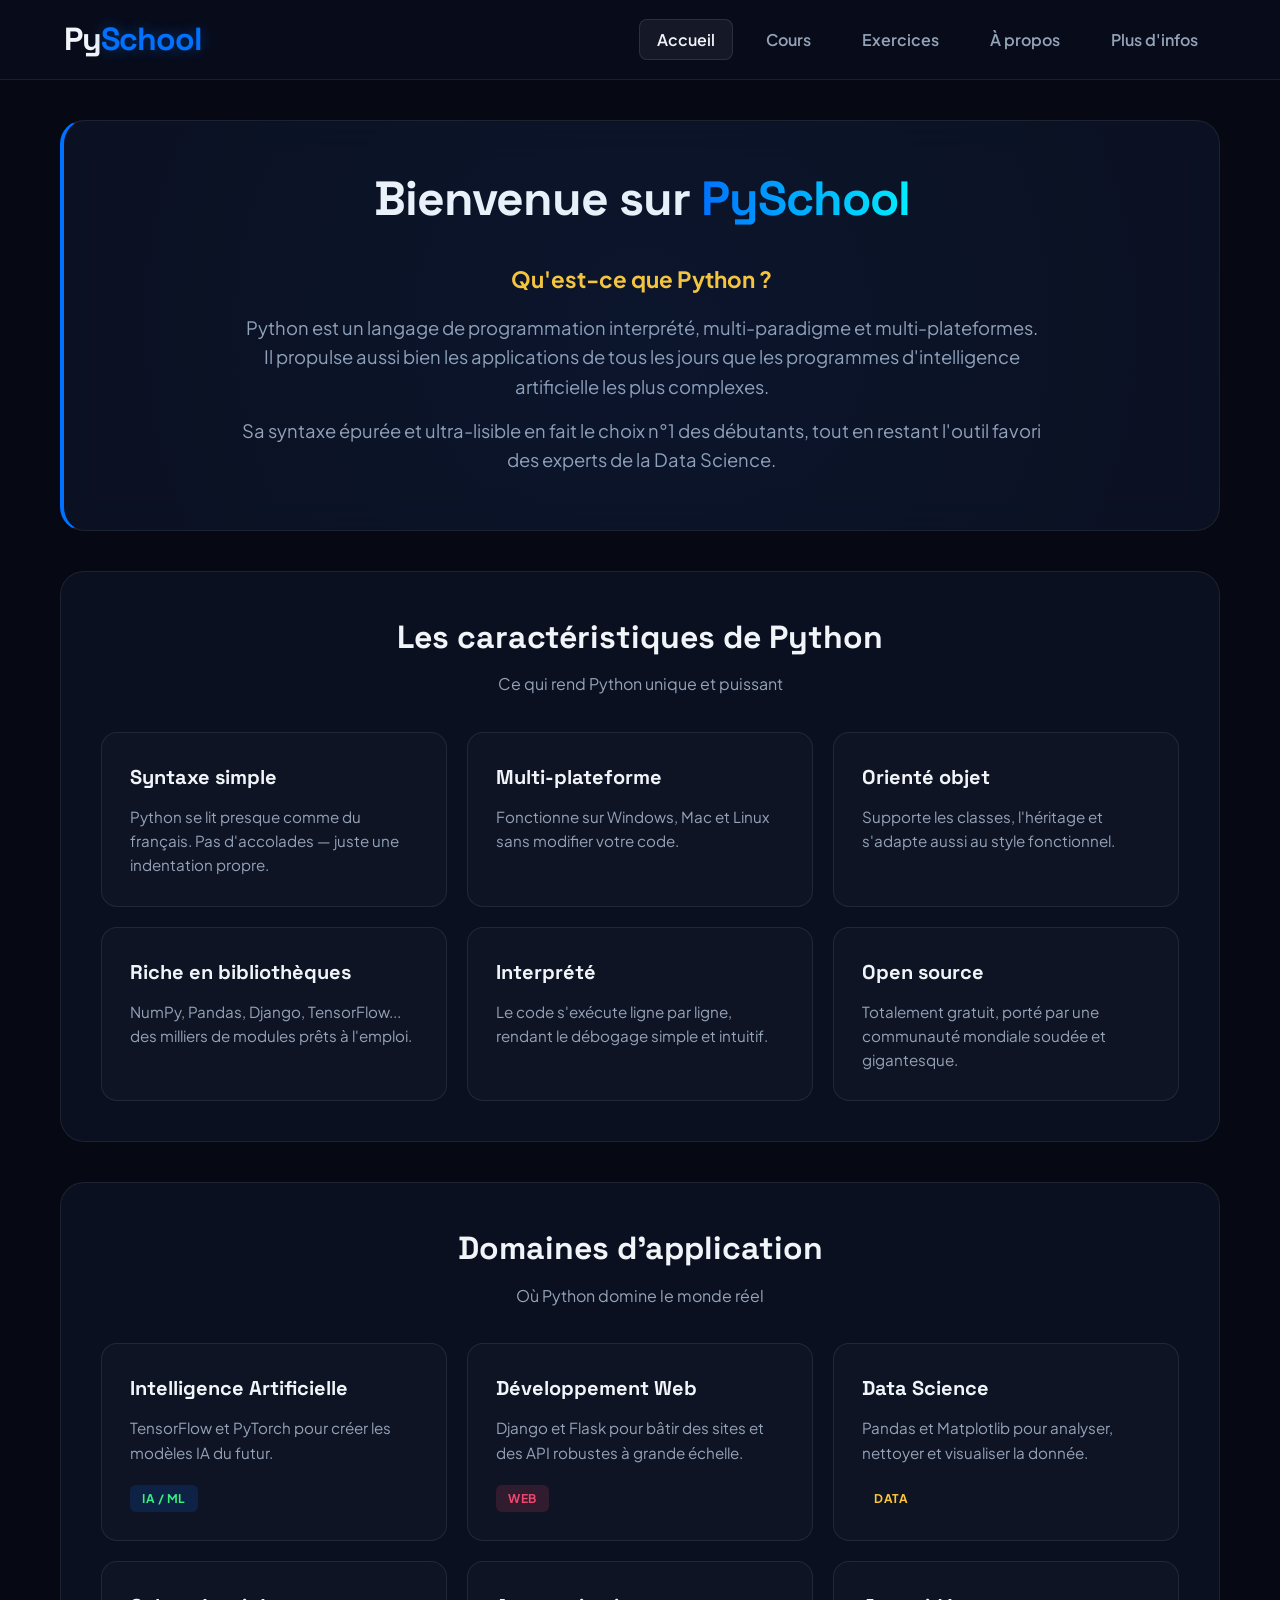
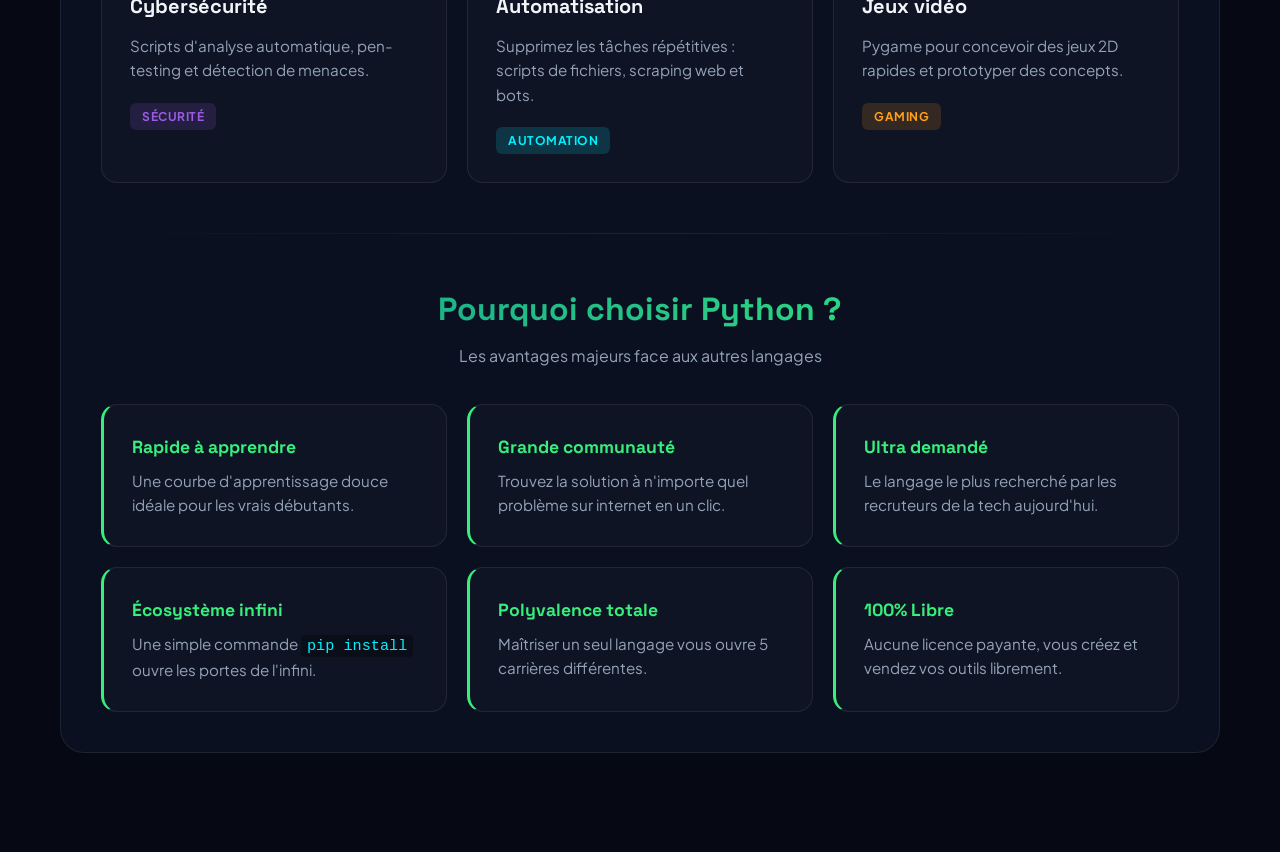
<file: index.html>
<!DOCTYPE html>
<html lang="fr">
<head>
    <meta charset="UTF-8">
    <meta name="viewport" content="width=device-width, initial-scale=1.0">
    <link rel="stylesheet" href="style.css">
    <title>PySchool | Apprendre Python</title>
</head>
<body>

    <header>
        <div class="logo">Py<span>School</span></div>
        <nav>
            <ul>
                <li><a href="index.html" target="_blank" class="active">Accueil</a></li>
                <li><a href="Cours.html" target="_blank">Cours</a></li>
                <li><a href="Exercices.html" target="_blank">Exercices</a></li>
                <li><a href="À propos.html" target="_blank">À propos</a></li>
                <li><a href="Plus d'infos.html" target="_blank">Plus d'infos</a></li>
            </ul>
        </nav>
    </header>

    <main>
        
        <div class="boite hero-section">
            <h2>Bienvenue sur <span class="text-gradient">PySchool</span></h2>
            <section class="hero-content">
                <h3>Qu'est-ce que Python ?</h3>
                <p>Python est un langage de programmation interprété, multi-paradigme et multi-plateformes. Il propulse aussi bien les applications de tous les jours que les programmes d'intelligence artificielle les plus complexes.</p>
                <p>Sa syntaxe épurée et ultra-lisible en fait le choix n°1 des débutants, tout en restant l'outil favori des experts de la Data Science.</p>
            </section>
        </div>

        <div class="boite">
            <h3 class="section-title">Les caractéristiques de Python</h3>
            <p class="sous-titre">Ce qui rend Python unique et puissant</p>

            <div class="grid carac-grid">
                <div class="card carac-card">
                    <h4>Syntaxe simple</h4>
                    <p>Python se lit presque comme du français. Pas d'accolades — juste une indentation propre.</p>
                </div>
                <div class="card carac-card">
                    <h4>Multi-plateforme</h4>
                    <p>Fonctionne sur Windows, Mac et Linux sans modifier votre code.</p>
                </div>
                <div class="card carac-card">
                    <h4>Orienté objet</h4>
                    <p>Supporte les classes, l'héritage et s'adapte aussi au style fonctionnel.</p>
                </div>
                <div class="card carac-card">
                    <h4>Riche en bibliothèques</h4>
                    <p>NumPy, Pandas, Django, TensorFlow... des milliers de modules prêts à l'emploi.</p>
                </div>
                <div class="card carac-card">
                    <h4>Interprété</h4>
                    <p>Le code s'exécute ligne par ligne, rendant le débogage simple et intuitif.</p>
                </div>
                <div class="card carac-card">
                    <h4>Open source</h4>
                    <p>Totalement gratuit, porté par une communauté mondiale soudée et gigantesque.</p>
                </div>
            </div>
        </div>

        <div class="boite">
            <h3 class="section-title">Domaines d'application</h3>
            <p class="sous-titre">Où Python domine le monde réel</p>

            <div class="grid domaines-grid">
                <div class="card domaine-card">
                    <h4>Intelligence Artificielle</h4>
                    <p>TensorFlow et PyTorch pour créer les modèles IA du futur.</p>
                    <span class="d-tag tag-ia">IA / ML</span>
                </div>
                <div class="card domaine-card">
                    <h4>Développement Web</h4>
                    <p>Django et Flask pour bâtir des sites et des API robustes à grande échelle.</p>
                    <span class="d-tag tag-web">Web</span>
                </div>
                <div class="card domaine-card">
                    <h4>Data Science</h4>
                    <p>Pandas et Matplotlib pour analyser, nettoyer et visualiser la donnée.</p>
                    <span class="d-tag tag-data">Data</span>
                </div>
                <div class="card domaine-card">
                    <h4>Cybersécurité</h4>
                    <p>Scripts d'analyse automatique, pen-testing et détection de menaces.</p>
                    <span class="d-tag tag-security">Sécurité</span>
                </div>
                <div class="card domaine-card">
                    <h4>Automatisation</h4>
                    <p>Supprimez les tâches répétitives : scripts de fichiers, scraping web et bots.</p>
                    <span class="d-tag tag-auto">Automation</span>
                </div>
                <div class="card domaine-card">
                    <h4>Jeux vidéo</h4>
                    <p>Pygame pour concevoir des jeux 2D rapides et prototyper des concepts.</p>
                    <span class="d-tag tag-gaming">Gaming</span>
                </div>
            </div>

            <hr class="separator">

            <h3 class="section-title text-green">Pourquoi choisir Python ?</h3>
            <p class="sous-titre">Les avantages majeurs face aux autres langages</p>

            <div class="grid avantages-grid">
                <div class="card av-card">
                    <div class="av-title">Rapide à apprendre</div>
                    <p>Une courbe d'apprentissage douce idéale pour les vrais débutants.</p>
                </div>
                <div class="card av-card">
                    <div class="av-title">Grande communauté</div>
                    <p>Trouvez la solution à n'importe quel problème sur internet en un clic.</p>
                </div>
                <div class="card av-card">
                    <div class="av-title">Ultra demandé</div>
                    <p>Le langage le plus recherché par les recruteurs de la tech aujourd'hui.</p>
                </div>
                <div class="card av-card">
                    <div class="av-title">Écosystème infini</div>
                    <p>Une simple commande <code>pip install</code> ouvre les portes de l'infini.</p>
                </div>
                <div class="card av-card">
                    <div class="av-title">Polyvalence totale</div>
                    <p>Maîtriser un seul langage vous ouvre 5 carrières différentes.</p>
                </div>
                <div class="card av-card">
                    <div class="av-title">100% Libre</div>
                    <p>Aucune licence payante, vous créez et vendez vos outils librement.</p>
                </div>
            </div>
        </div>

    </main>

</body>
</html>
</file>
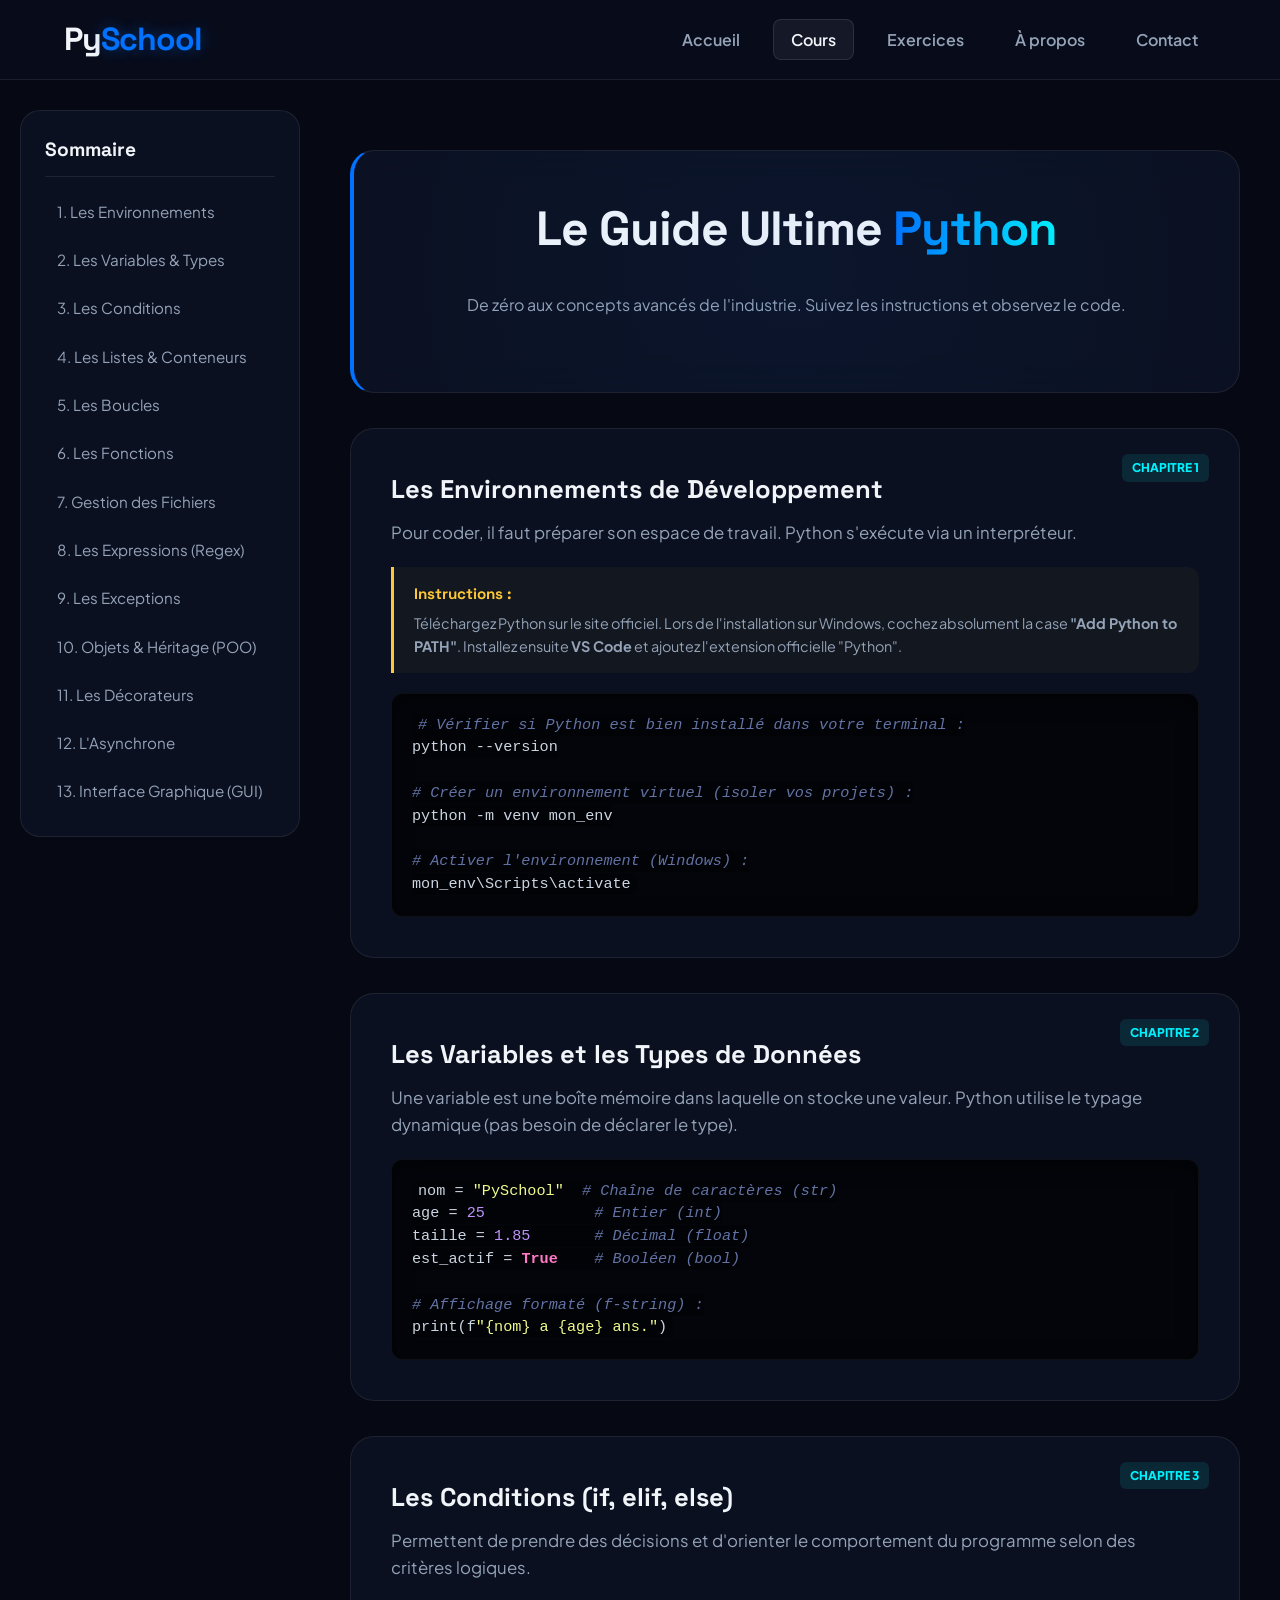
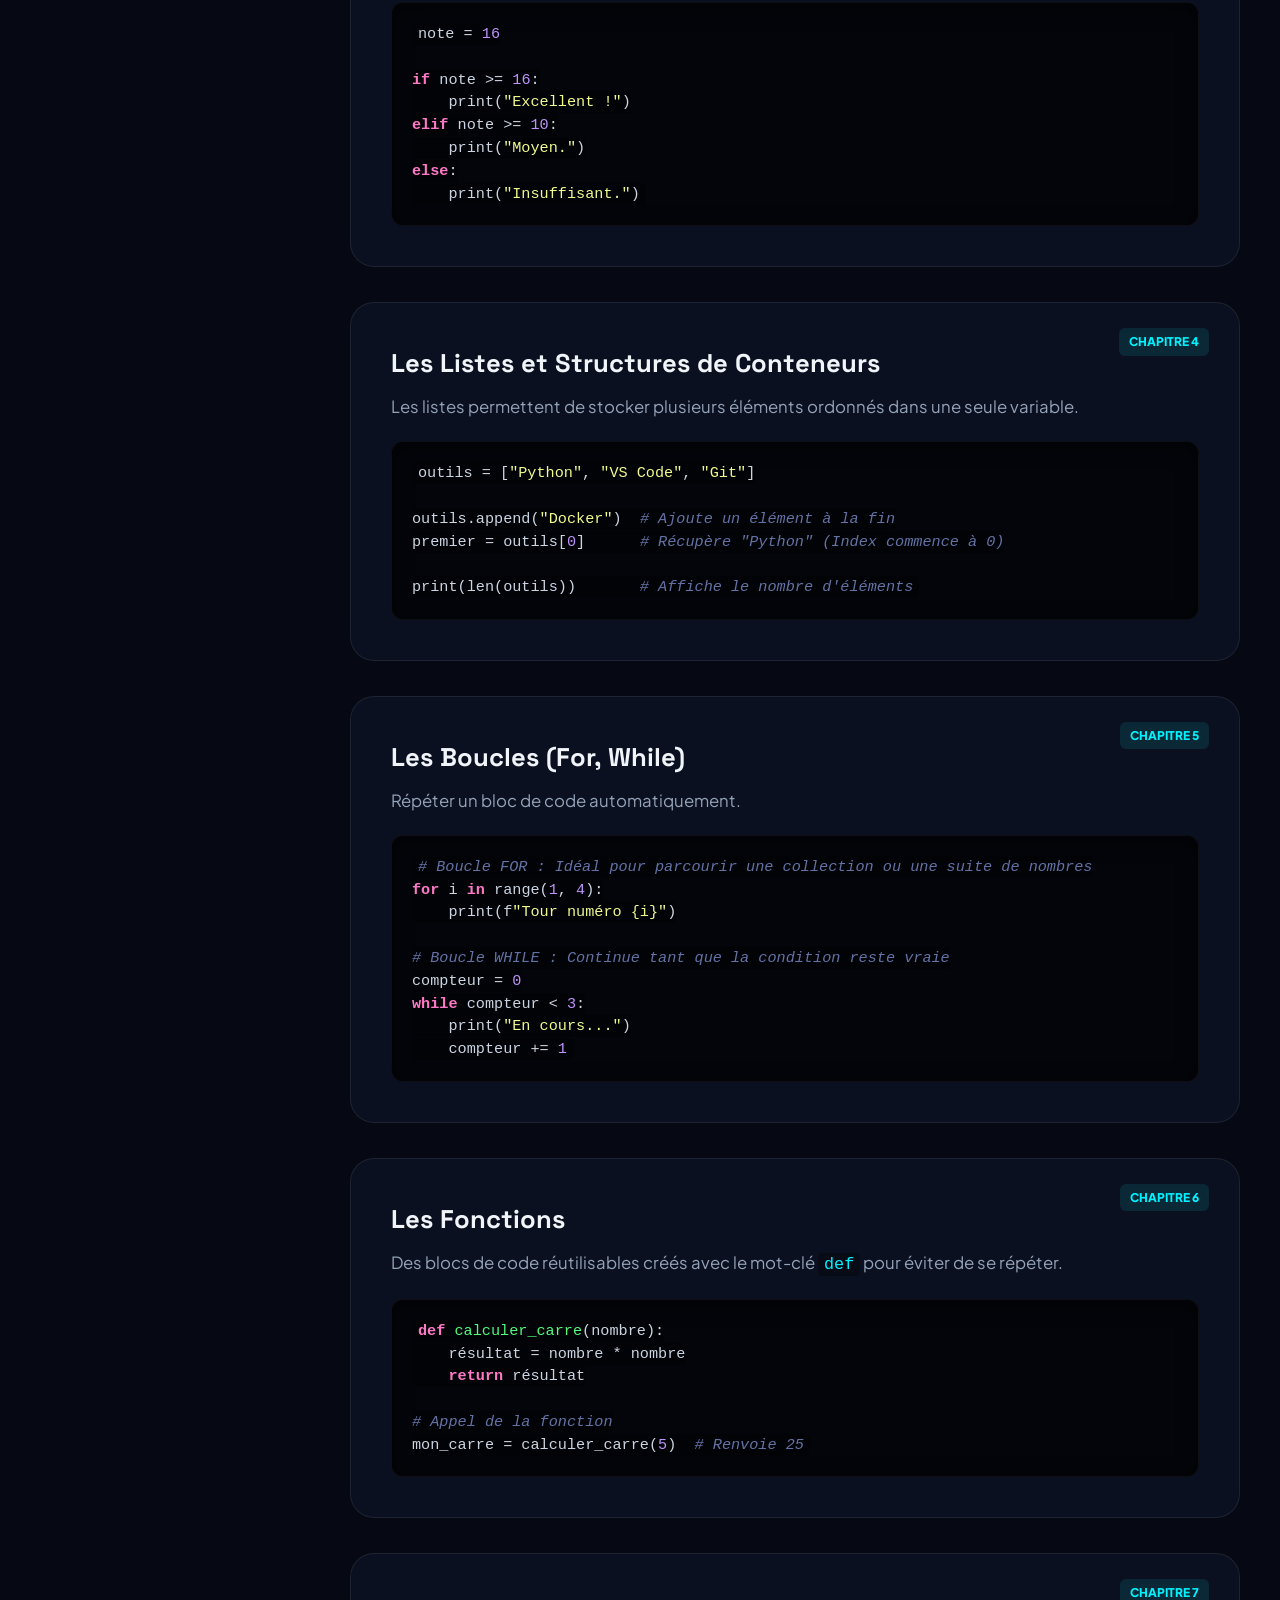
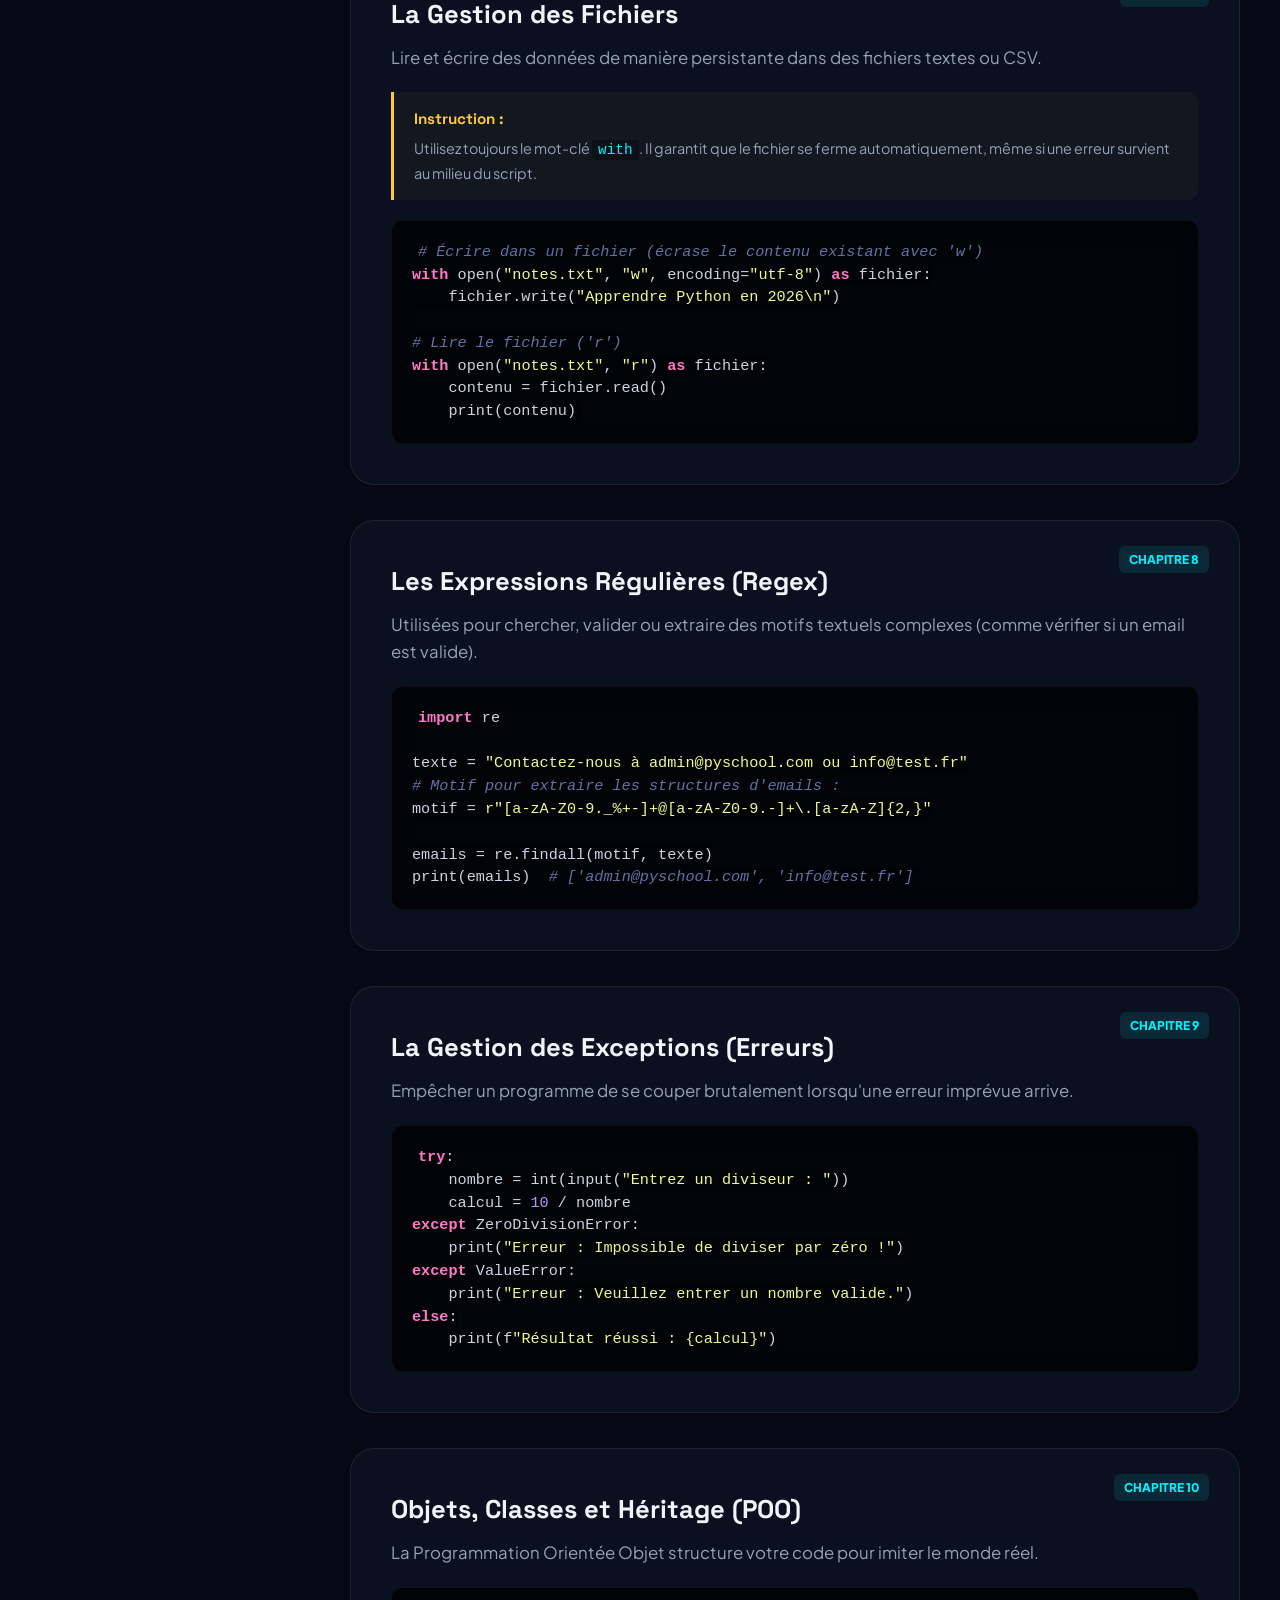
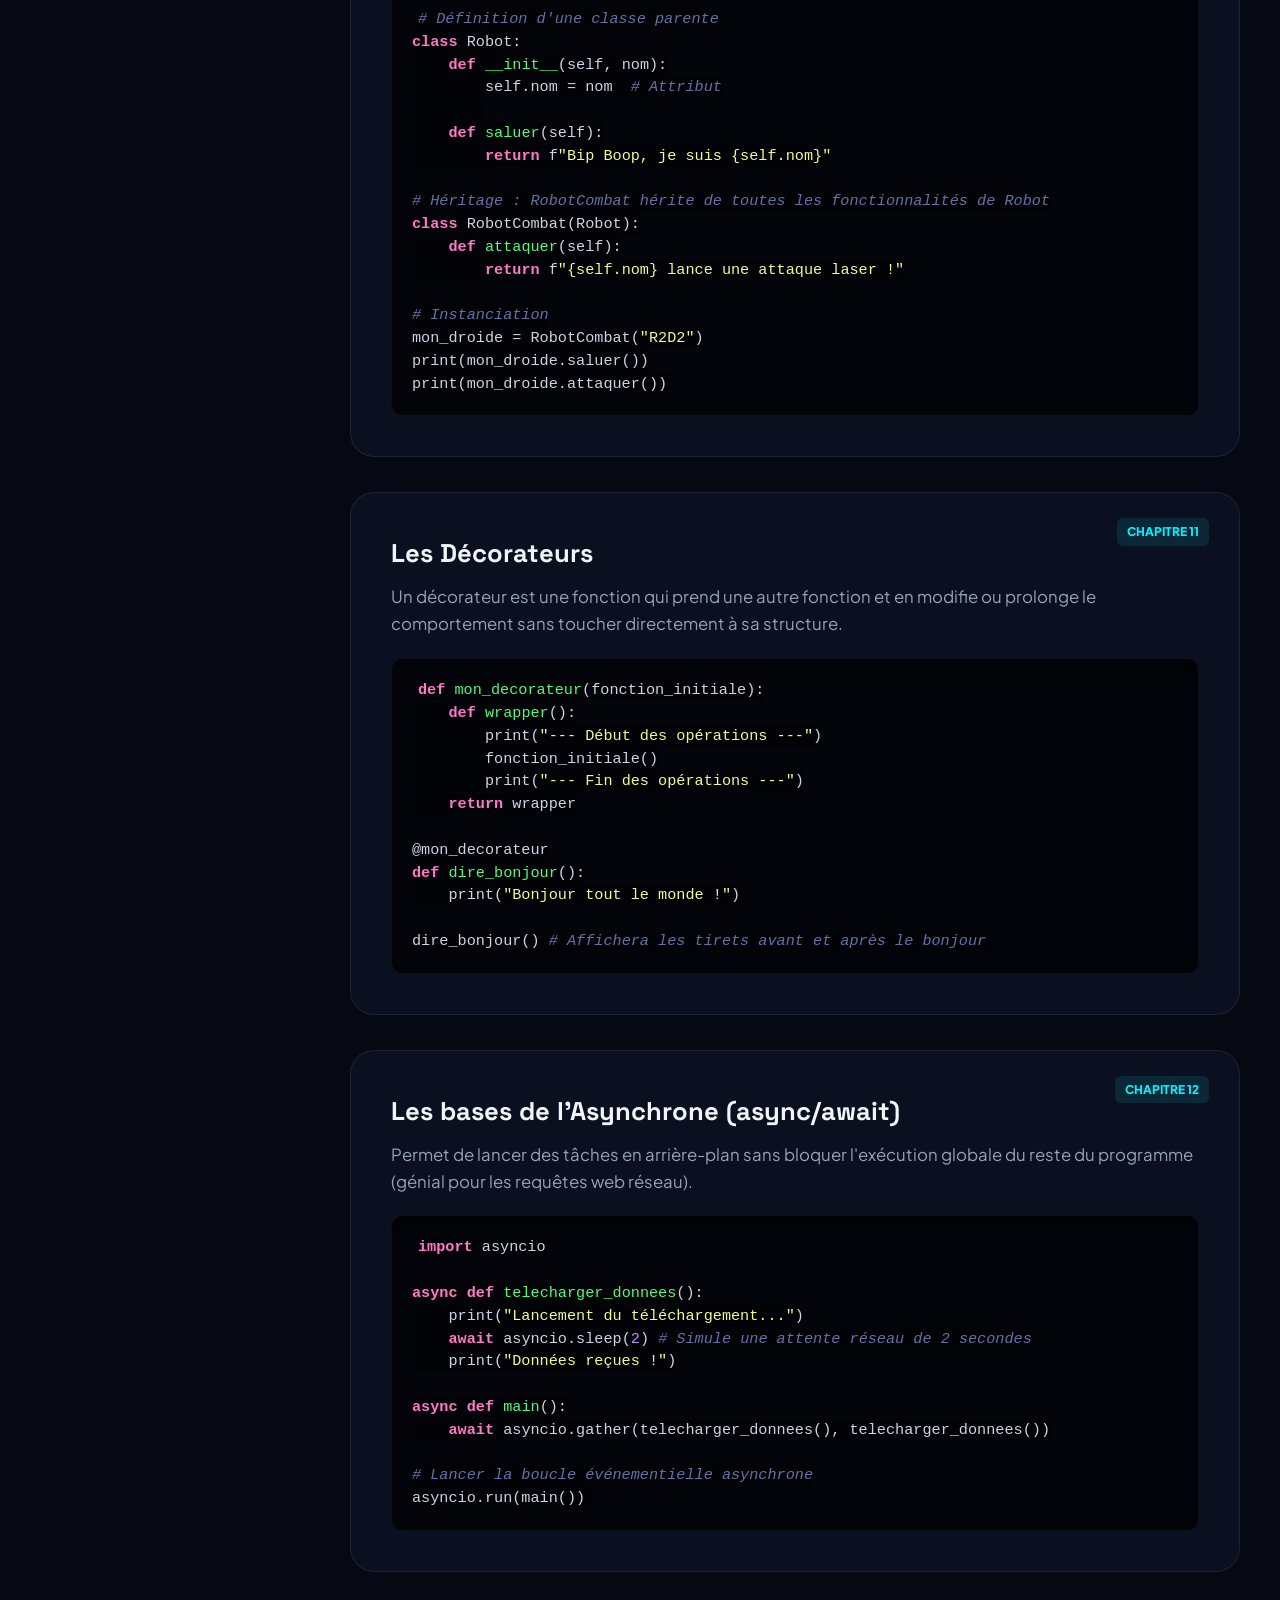
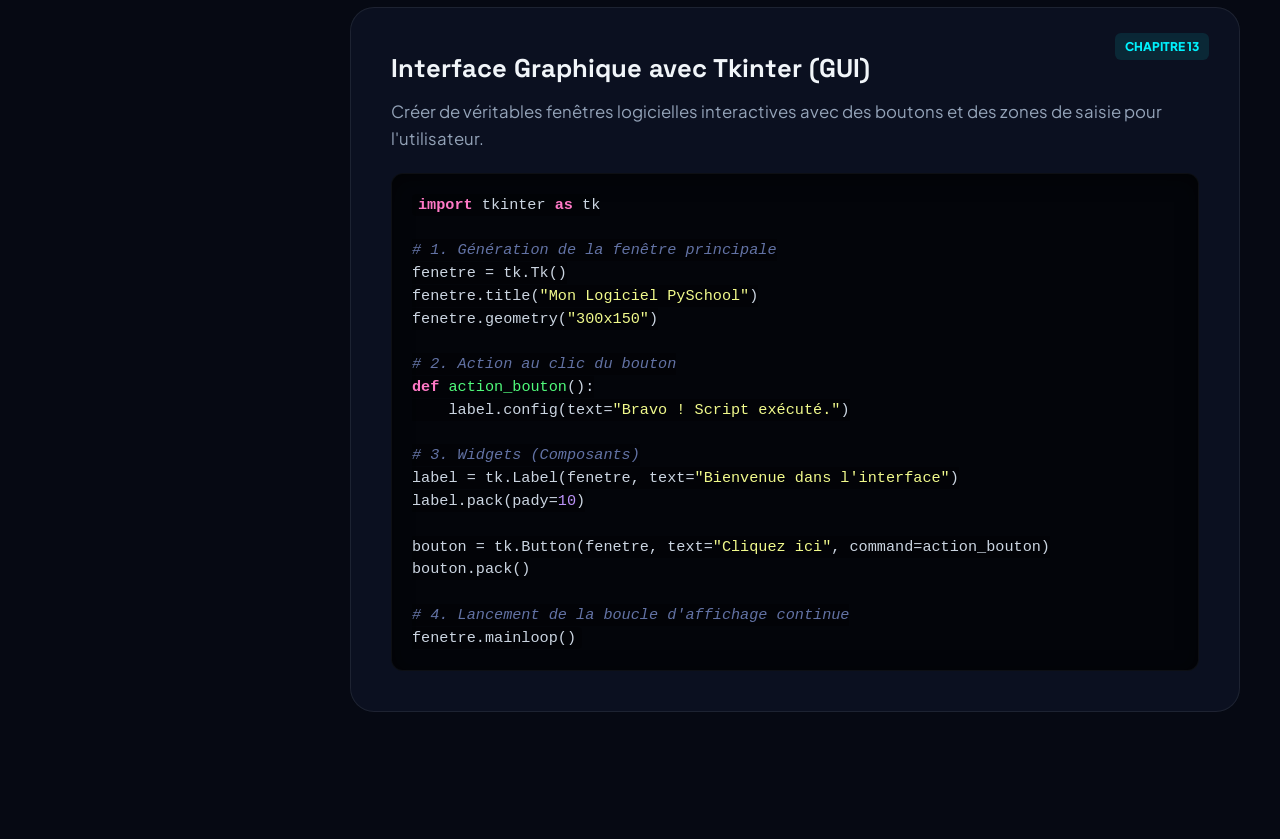
<file: Cours.html>
<!DOCTYPE html>
<html lang="fr">
<head>
    <meta charset="UTF-8">
    <meta name="viewport" content="width=device-width, initial-scale=1.0">
    <link rel="stylesheet" href="style.css">
    <title>PySchool | Table des Cours</title>
</head>
<body>

    <!-- HEADER -->
    <header>
        <div class="logo">Py<span>School</span></div>
        <nav>
            <ul>
                <li><a href="index.html">Accueil</a></li>
                <li><a href="Cours.html" class="active">Cours</a></li>
                <li><a href="Exercices.html">Exercices</a></li>
                <li><a href="À propos.html">À propos</a></li>
                <li><a href="Plus d'infos.html">Contact</a></li>
            </ul>
        </nav>
    </header>

    <!-- INTERFACE PRINCIPALE DU COURS -->
    <div class="course-layout">
        
        <!-- SIDEBAR : SOMMAIRE FIXE -->
        <aside class="course-sidebar">
            <h4 class="sidebar-title">Sommaire</h4>
            <ul class="sidebar-links">
                <li><a href="#env">1. Les Environnements</a></li>
                <li><a href="#var">2. Les Variables & Types</a></li>
                <li><a href="#cond">3. Les Conditions</a></li>
                <li><a href="#listes">4. Les Listes & Conteneurs</a></li>
                <li><a href="#boucles">5. Les Boucles</a></li>
                <li><a href="#fonctions">6. Les Fonctions</a></li>
                <li><a href="#fichiers">7. Gestion des Fichiers</a></li>
                <li><a href="#regex">8. Les Expressions (Regex)</a></li>
                <li><a href="#exceptions">9. Les Exceptions</a></li>
                <li><a href="#poo">10. Objets & Héritage (POO)</a></li>
                <li><a href="#decorateurs">11. Les Décorateurs</a></li>
                <li><a href="#async">12. L'Asynchrone</a></li>
                <li><a href="#gui">13. Interface Graphique (GUI)</a></li>
            </ul>
        </aside>

        <!-- ZONE DE LECTURE DU COURS -->
        <main class="course-content">
            
            <div class="boite hero-section">
                <h2>Le Guide Ultime <span class="text-gradient">Python</span></h2>
                <p class="sous-titre">De zéro aux concepts avancés de l'industrie. Suivez les instructions et observez le code.</p>
            </div>

            <!-- 1. ENVIRONNEMENTS -->
            <section id="env" class="boite course-section">
                <span class="chapter-badge">Chapitre 1</span>
                <h3>Les Environnements de Développement</h3>
                <p class="section-desc">Pour coder, il faut préparer son espace de travail. Python s'exécute via un interpréteur.</p>
                <div class="instructions">
                    <h5> Instructions :</h5>
                    <p>Téléchargez Python sur le site officiel. Lors de l'installation sur Windows, cochez absolument la case <strong>"Add Python to PATH"</strong>. Installez ensuite <strong>VS Code</strong> et ajoutez l'extension officielle "Python".</p>
                </div>
                <div class="code-block">
<pre><code><span class="comment"># Vérifier si Python est bien installé dans votre terminal :</span>
python --version

<span class="comment"># Créer un environnement virtuel (isoler vos projets) :</span>
python -m venv mon_env

<span class="comment"># Activer l'environnement (Windows) :</span>
mon_env\Scripts\activate</code></pre>
                </div>
            </section>

            <!-- 2. VARIABLES -->
            <section id="var" class="boite course-section">
                <span class="chapter-badge">Chapitre 2</span>
                <h3>Les Variables et les Types de Données</h3>
                <p class="section-desc">Une variable est une boîte mémoire dans laquelle on stocke une valeur. Python utilise le typage dynamique (pas besoin de déclarer le type).</p>
                <div class="code-block">
<pre><code>nom = <span class="string">"PySchool"</span>  <span class="comment"># Chaîne de caractères (str)</span>
age = <span class="number">25</span>            <span class="comment"># Entier (int)</span>
taille = <span class="number">1.85</span>       <span class="comment"># Décimal (float)</span>
est_actif = <span class="keyword">True</span>    <span class="comment"># Booléen (bool)</span>

<span class="comment"># Affichage formaté (f-string) :</span>
print(f<span class="string">"{nom} a {age} ans."</span>)</code></pre>
                </div>
            </section>

            <!-- 3. CONDITIONS -->
            <section id="cond" class="boite course-section">
                <span class="chapter-badge">Chapitre 3</span>
                <h3>Les Conditions (if, elif, else)</h3>
                <p class="section-desc">Permettent de prendre des décisions et d'orienter le comportement du programme selon des critères logiques.</p>
                <div class="code-block">
<pre><code>note = <span class="number">16</span>

<span class="keyword">if</span> note >= <span class="number">16</span>:
    print(<span class="string">"Excellent !"</span>)
<span class="keyword">elif</span> note >= <span class="number">10</span>:
    print(<span class="string">"Moyen."</span>)
<span class="keyword">else</span>:
    print(<span class="string">"Insuffisant."</span>)</code></pre>
                </div>
            </section>

            <!-- 4. LISTES -->
            <section id="listes" class="boite course-section">
                <span class="chapter-badge">Chapitre 4</span>
                <h3>Les Listes et Structures de Conteneurs</h3>
                <p class="section-desc">Les listes permettent de stocker plusieurs éléments ordonnés dans une seule variable.</p>
                <div class="code-block">
<pre><code>outils = [<span class="string">"Python"</span>, <span class="string">"VS Code"</span>, <span class="string">"Git"</span>]

outils.append(<span class="string">"Docker"</span>)  <span class="comment"># Ajoute un élément à la fin</span>
premier = outils[<span class="number">0</span>]      <span class="comment"># Récupère "Python" (Index commence à 0)</span>

print(len(outils))       <span class="comment"># Affiche le nombre d'éléments</span></code></pre>
                </div>
            </section>

            <!-- 5. BOUCLES -->
            <section id="boucles" class="boite course-section">
                <span class="chapter-badge">Chapitre 5</span>
                <h3>Les Boucles (For, While)</h3>
                <p class="section-desc">Répéter un bloc de code automatiquement.</p>
                <div class="code-block">
<pre><code><span class="comment"># Boucle FOR : Idéal pour parcourir une collection ou une suite de nombres</span>
<span class="keyword">for</span> i <span class="keyword">in</span> range(<span class="number">1</span>, <span class="number">4</span>):
    print(f<span class="string">"Tour numéro {i}"</span>)

<span class="comment"># Boucle WHILE : Continue tant que la condition reste vraie</span>
compteur = <span class="number">0</span>
<span class="keyword">while</span> compteur < <span class="number">3</span>:
    print(<span class="string">"En cours..."</span>)
    compteur += <span class="number">1</span></code></pre>
                </div>
            </section>

            <!-- 6. FONCTIONS -->
            <section id="fonctions" class="boite course-section">
                <span class="chapter-badge">Chapitre 6</span>
                <h3>Les Fonctions</h3>
                <p class="section-desc">Des blocs de code réutilisables créés avec le mot-clé <code>def</code> pour éviter de se répéter.</p>
                <div class="code-block">
<pre><code><span class="keyword">def</span> <span class="function">calculer_carre</span>(nombre):
    résultat = nombre * nombre
    <span class="keyword">return</span> résultat

<span class="comment"># Appel de la fonction</span>
mon_carre = calculer_carre(<span class="number">5</span>)  <span class="comment"># Renvoie 25</span></code></pre>
                </div>
            </section>

            <!-- 7. GESTION DES FICHIERS -->
            <section id="fichiers" class="boite course-section">
                <span class="chapter-badge">Chapitre 7</span>
                <h3>La Gestion des Fichiers</h3>
                <p class="section-desc">Lire et écrire des données de manière persistante dans des fichiers textes ou CSV.</p>
                <div class="instructions">
                    <h5>Instruction :</h5>
                    <p>Utilisez toujours le mot-clé <code>with</code>. Il garantit que le fichier se ferme automatiquement, même si une erreur survient au milieu du script.</p>
                </div>
                <div class="code-block">
<pre><code><span class="comment"># Écrire dans un fichier (écrase le contenu existant avec 'w')</span>
<span class="keyword">with</span> open(<span class="string">"notes.txt"</span>, <span class="string">"w"</span>, encoding=<span class="string">"utf-8"</span>) <span class="keyword">as</span> fichier:
    fichier.write(<span class="string">"Apprendre Python en 2026\n"</span>)

<span class="comment"># Lire le fichier ('r')</span>
<span class="keyword">with</span> open(<span class="string">"notes.txt"</span>, <span class="string">"r"</span>) <span class="keyword">as</span> fichier:
    contenu = fichier.read()
    print(contenu)</code></pre>
                </div>
            </section>

            <!-- 8. REGEX -->
            <section id="regex" class="boite course-section">
                <span class="chapter-badge">Chapitre 8</span>
                <h3>Les Expressions Régulières (Regex)</h3>
                <p class="section-desc">Utilisées pour chercher, valider ou extraire des motifs textuels complexes (comme vérifier si un email est valide).</p>
                <div class="code-block">
<pre><code><span class="keyword">import</span> re

texte = <span class="string">"Contactez-nous à admin@pyschool.com ou info@test.fr"</span>
<span class="comment"># Motif pour extraire les structures d'emails :</span>
motif = <span class="string">r"[a-zA-Z0-9._%+-]+@[a-zA-Z0-9.-]+\.[a-zA-Z]{2,}"</span>

emails = re.findall(motif, texte)
print(emails)  <span class="comment"># ['admin@pyschool.com', 'info@test.fr']</span></code></pre>
                </div>
            </section>

            <!-- 9. EXCEPTIONS -->
            <section id="exceptions" class="boite course-section">
                <span class="chapter-badge">Chapitre 9</span>
                <h3>La Gestion des Exceptions (Erreurs)</h3>
                <p class="section-desc">Empêcher un programme de se couper brutalement lorsqu'une erreur imprévue arrive.</p>
                <div class="code-block">
<pre><code><span class="keyword">try</span>:
    nombre = int(input(<span class="string">"Entrez un diviseur : "</span>))
    calcul = <span class="number">10</span> / nombre
<span class="keyword">except</span> ZeroDivisionError:
    print(<span class="string">"Erreur : Impossible de diviser par zéro !"</span>)
<span class="keyword">except</span> ValueError:
    print(<span class="string">"Erreur : Veuillez entrer un nombre valide."</span>)
<span class="keyword">else</span>:
    print(f<span class="string">"Résultat réussi : {calcul}"</span>)</code></pre>
                </div>
            </section>

            <!-- 10. POO & HERITAGE -->
            <section id="poo" class="boite course-section">
                <span class="chapter-badge">Chapitre 10</span>
                <h3>Objets, Classes et Héritage (POO)</h3>
                <p class="section-desc">La Programmation Orientée Objet structure votre code pour imiter le monde réel.</p>
                <div class="code-block">
<pre><code><span class="comment"># Définition d'une classe parente</span>
<span class="keyword">class</span> <span class="class">Robot</span>:
    <span class="keyword">def</span> <span class="function">__init__</span>(self, nom):
        self.nom = nom  <span class="comment"># Attribut</span>
        
    <span class="keyword">def</span> <span class="function">saluer</span>(self):
        <span class="keyword">return</span> f<span class="string">"Bip Boop, je suis {self.nom}"</span>

<span class="comment"># Héritage : RobotCombat hérite de toutes les fonctionnalités de Robot</span>
<span class="keyword">class</span> <span class="class">RobotCombat</span>(Robot):
    <span class="keyword">def</span> <span class="function">attaquer</span>(self):
        <span class="keyword">return</span> f<span class="string">"{self.nom} lance une attaque laser !"</span>

<span class="comment"># Instanciation</span>
mon_droide = RobotCombat(<span class="string">"R2D2"</span>)
print(mon_droide.saluer())
print(mon_droide.attaquer())</code></pre>
                </div>
            </section>

            <!-- 11. DECORATEURS -->
            <section id="decorateurs" class="boite course-section">
                <span class="chapter-badge">Chapitre 11</span>
                <h3>Les Décorateurs</h3>
                <p class="section-desc">Un décorateur est une fonction qui prend une autre fonction et en modifie ou prolonge le comportement sans toucher directement à sa structure.</p>
                <div class="code-block">
<pre><code><span class="keyword">def</span> <span class="function">mon_decorateur</span>(fonction_initiale):
    <span class="keyword">def</span> <span class="function">wrapper</span>():
        print(<span class="string">"--- Début des opérations ---"</span>)
        fonction_initiale()
        print(<span class="string">"--- Fin des opérations ---"</span>)
    <span class="keyword">return</span> wrapper

@mon_decorateur
<span class="keyword">def</span> <span class="function">dire_bonjour</span>():
    print(<span class="string">"Bonjour tout le monde !"</span>)

dire_bonjour() <span class="comment"># Affichera les tirets avant et après le bonjour</span></code></pre>
                </div>
            </section>

            <!-- 12. ASYNCHRONE -->
            <section id="async" class="boite course-section">
                <span class="chapter-badge">Chapitre 12</span>
                <h3>Les bases de l'Asynchrone (async/await)</h3>
                <p class="section-desc">Permet de lancer des tâches en arrière-plan sans bloquer l'exécution globale du reste du programme (génial pour les requêtes web réseau).</p>
                <div class="code-block">
<pre><code><span class="keyword">import</span> asyncio

<span class="keyword">async</span> <span class="keyword">def</span> <span class="function">telecharger_donnees</span>():
    print(<span class="string">"Lancement du téléchargement..."</span>)
    <span class="keyword">await</span> asyncio.sleep(<span class="number">2</span>) <span class="comment"># Simule une attente réseau de 2 secondes</span>
    print(<span class="string">"Données reçues !"</span>)

<span class="keyword">async</span> <span class="keyword">def</span> <span class="function">main</span>():
    <span class="keyword">await</span> asyncio.gather(telecharger_donnees(), telecharger_donnees())

<span class="comment"># Lancer la boucle événementielle asynchrone</span>
asyncio.run(main())</code></pre>
                </div>
            </section>

            <!-- 13. INTERFACE GRAPHIQUE -->
            <section id="gui" class="boite course-section">
                <span class="chapter-badge">Chapitre 13</span>
                <h3>Interface Graphique avec Tkinter (GUI)</h3>
                <p class="section-desc">Créer de véritables fenêtres logicielles interactives avec des boutons et des zones de saisie pour l'utilisateur.</p>
                <div class="code-block">
<pre><code><span class="keyword">import</span> tkinter <span class="keyword">as</span> tk

<span class="comment"># 1. Génération de la fenêtre principale</span>
fenetre = tk.Tk()
fenetre.title(<span class="string">"Mon Logiciel PySchool"</span>)
fenetre.geometry(<span class="string">"300x150"</span>)

<span class="comment"># 2. Action au clic du bouton</span>
<span class="keyword">def</span> <span class="function">action_bouton</span>():
    label.config(text=<span class="string">"Bravo ! Script exécuté."</span>)

<span class="comment"># 3. Widgets (Composants)</span>
label = tk.Label(fenetre, text=<span class="string">"Bienvenue dans l'interface"</span>)
label.pack(pady=<span class="number">10</span>)

bouton = tk.Button(fenetre, text=<span class="string">"Cliquez ici"</span>, command=action_bouton)
bouton.pack()

<span class="comment"># 4. Lancement de la boucle d'affichage continue</span>
fenetre.mainloop()</code></pre>
                </div>
            </section>

        </main>
    </div>

</body>
</html>
</file>
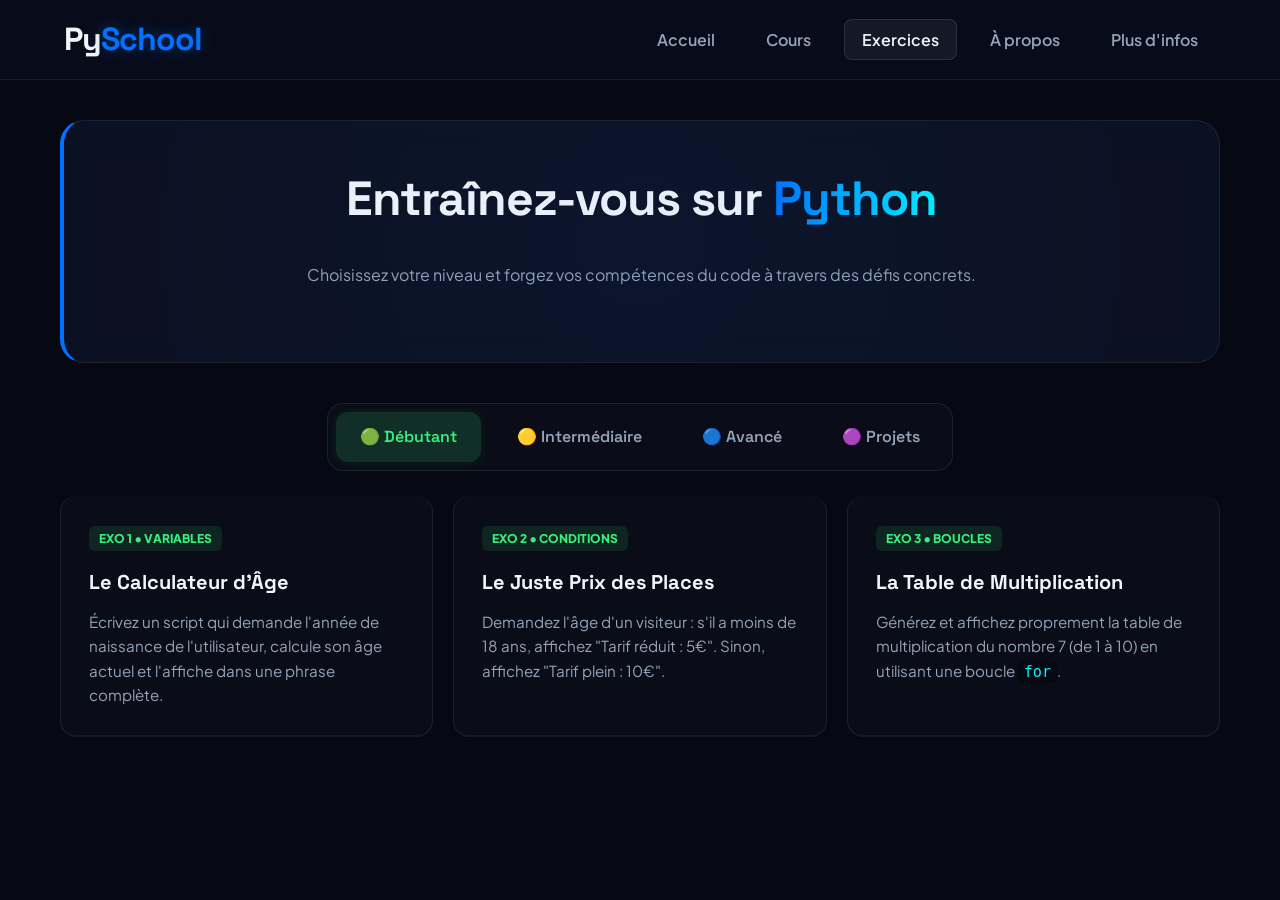
<file: Exercices.html>
<!DOCTYPE html>
<html lang="fr">
<head>
    <meta charset="UTF-8">
    <meta name="viewport" content="width=device-width, initial-scale=1.0">
    <link rel="stylesheet" href="style.css">
    <title>PySchool | Exercices</title>
</head>
<body>

    <header>
        <div class="logo">Py<span>School</span></div>
        <nav>
            <ul>
                <li><a href="index.html">Accueil</a></li>
                <li><a href="Cours.html">Cours</a></li>
                <li><a href="Exercices.html" class="active">Exercices</a></li>
                <li><a href="À propos.html">À propos</a></li>
                <li><a href="Plus d'infos.html">Plus d'infos</a></li>
            </ul>
        </nav>
    </header>

    <main>
        <div class="boite hero-section">
            <h2>Entraînez-vous sur <span class="text-gradient">Python</span></h2>
            <p class="sous-titre">Choisissez votre niveau et forgez vos compétences du code à travers des défis concrets.</p>
        </div>

        <div class="tabs-container">
            
            <input type="radio" name="level-tabs" id="tab-debutant" checked>
            <input type="radio" name="level-tabs" id="tab-inter">
            <input type="radio" name="level-tabs" id="tab-avance">
            <input type="radio" name="level-tabs" id="tab-projets">

            <div class="tabs-nav">
                <label for="tab-debutant" class="tab-label lbl-debutant">🟢 Débutant</label>
                <label for="tab-inter" class="tab-label lbl-inter">🟡 Intermédiaire</label>
                <label for="tab-avance" class="tab-label lbl-avance">🔵 Avancé</label>
                <label for="tab-projets" class="tab-label lbl-projets">🟣 Projets</label>
            </div>

            <div class="tabs-content">
                
                <div class="content-panel panel-debutant">
                    <div class="grid">
                        <div class="card exe-card">
                            <span class="exe-badge badge-green">Exo 1 • Variables</span>
                            <h4>Le Calculateur d'Âge</h4>
                            <p>Écrivez un script qui demande l'année de naissance de l'utilisateur, calcule son âge actuel et l'affiche dans une phrase complète.</p>
                        </div>
                        <div class="card exe-card">
                            <span class="exe-badge badge-green">Exo 2 • Conditions</span>
                            <h4>Le Juste Prix des Places</h4>
                            <p>Demandez l'âge d'un visiteur : s'il a moins de 18 ans, affichez "Tarif réduit : 5€". Sinon, affichez "Tarif plein : 10€".</p>
                        </div>
                        <div class="card exe-card">
                            <span class="exe-badge badge-green">Exo 3 • Boucles</span>
                            <h4>La Table de Multiplication</h4>
                            <p>Générez et affichez proprement la table de multiplication du nombre 7 (de 1 à 10) en utilisant une boucle <code>for</code>.</p>
                        </div>
                    </div>
                </div>

                <div class="content-panel panel-inter">
                    <div class="grid">
                        <div class="card exe-card">
                            <span class="exe-badge badge-yellow">Exo 1 • Listes & Logique</span>
                            <h4>Le Tri sélectif</h4>
                            <p>Soit une liste de nombres de 1 à 20. Créez un script qui sépare cette liste en deux nouvelles listes : une contenant uniquement les nombres pairs, l'autre les impairs.</p>
                        </div>
                        <div class="card exe-card">
                            <span class="exe-badge badge-yellow">Exo 2 • Fonctions</span>
                            <h4>Le Générateur de Mots de Passe</h4>
                            <p>Créez une fonction qui prend en paramètre une longueur de caractères et renvoie un mot de passe aléatoire contenant des lettres miniatures, majuscules et des chiffres.</p>
                        </div>
                        <div class="card exe-card">
                            <span class="exe-badge badge-yellow">Exo 3 • Dictionnaires</span>
                            <h4>Gestionnaire de Contacts</h4>
                            <p>Créez un mini-répertoire téléphonique en utilisant un dictionnaire. L'utilisateur doit pouvoir chercher un nom et obtenir le numéro associé.</p>
                        </div>
                    </div>
                </div>

                <div class="content-panel panel-avance">
                    <div class="grid">
                        <div class="card exe-card">
                            <span class="exe-badge badge-blue">Exo 1 • POO</span>
                            <h4>Le Simulateur de RPG</h4>
                            <p>Créez une classe <code>Personnage</code> avec des attributs (nom, vie, attaque) et une méthode <code>attaquer(cible)</code>. Faites s'affronter deux instances jusqu'à la défaite de l'une d'elles.</p>
                        </div>
                        <div class="card exe-card">
                            <span class="exe-badge badge-blue">Exo 2 • Fichiers & Regex</span>
                            <h4>Analyseur de Log Web</h4>
                            <p>Ouvrez un fichier texte brut simulant des logs serveur. Utilisez les expressions régulières (Regex) pour extraire toutes les adresses IP uniques présentes dans le texte.</p>
                        </div>
                        <div class="card exe-card">
                            <span class="exe-badge badge-blue">Exo 3 • Algorithmie</span>
                            <h4>Le Tri à Bulles</h4>
                            <p>Implémentez manuellement l'algorithme du tri à bulles pour trier une liste de nombres désordonnés sans utiliser la fonction native <code>.sort()</code> de Python.</p>
                        </div>
                    </div>
                </div>

                <div class="content-panel panel-projets">
                    <div class="grid">
                        <div class="card exe-card">
                            <span class="exe-badge badge-purple">Projet 1 • Automatisation</span>
                            <h4>Le Web Scraper de Prix</h4>
                            <p>Développez un script avec <code>BeautifulSoup</code> ou <code>Selenium</code> capable d'extraire le prix d'un produit spécifique sur un site e-commerce et de vous l'envoyer par email.</p>
                        </div>
                        <div class="card exe-card">
                            <span class="exe-badge badge-purple">Projet 2 • Application Web</span>
                            <h4>To-Do List API avec Flask</h4>
                            <p>Concevez une application web de gestion de tâches complète en utilisant Flask et une base de données SQLite (Opérations CRUD complètes).</p>
                        </div>
                        <div class="card exe-card">
                            <span class="exe-badge badge-purple">Projet 3 • Data Science / IA</span>
                            <h4>Prédicteur de Prix Immobilier</h4>
                            <p>Utilisez la bibliothèque <code>Scikit-Learn</code> pour entraîner un modèle de régression linéaire simple capable de prédire le prix d'une maison selon sa surface.</p>
                        </div>
                    </div>
                </div>

            </div>
        </div>
    </main>

</body>
</html>
</file>
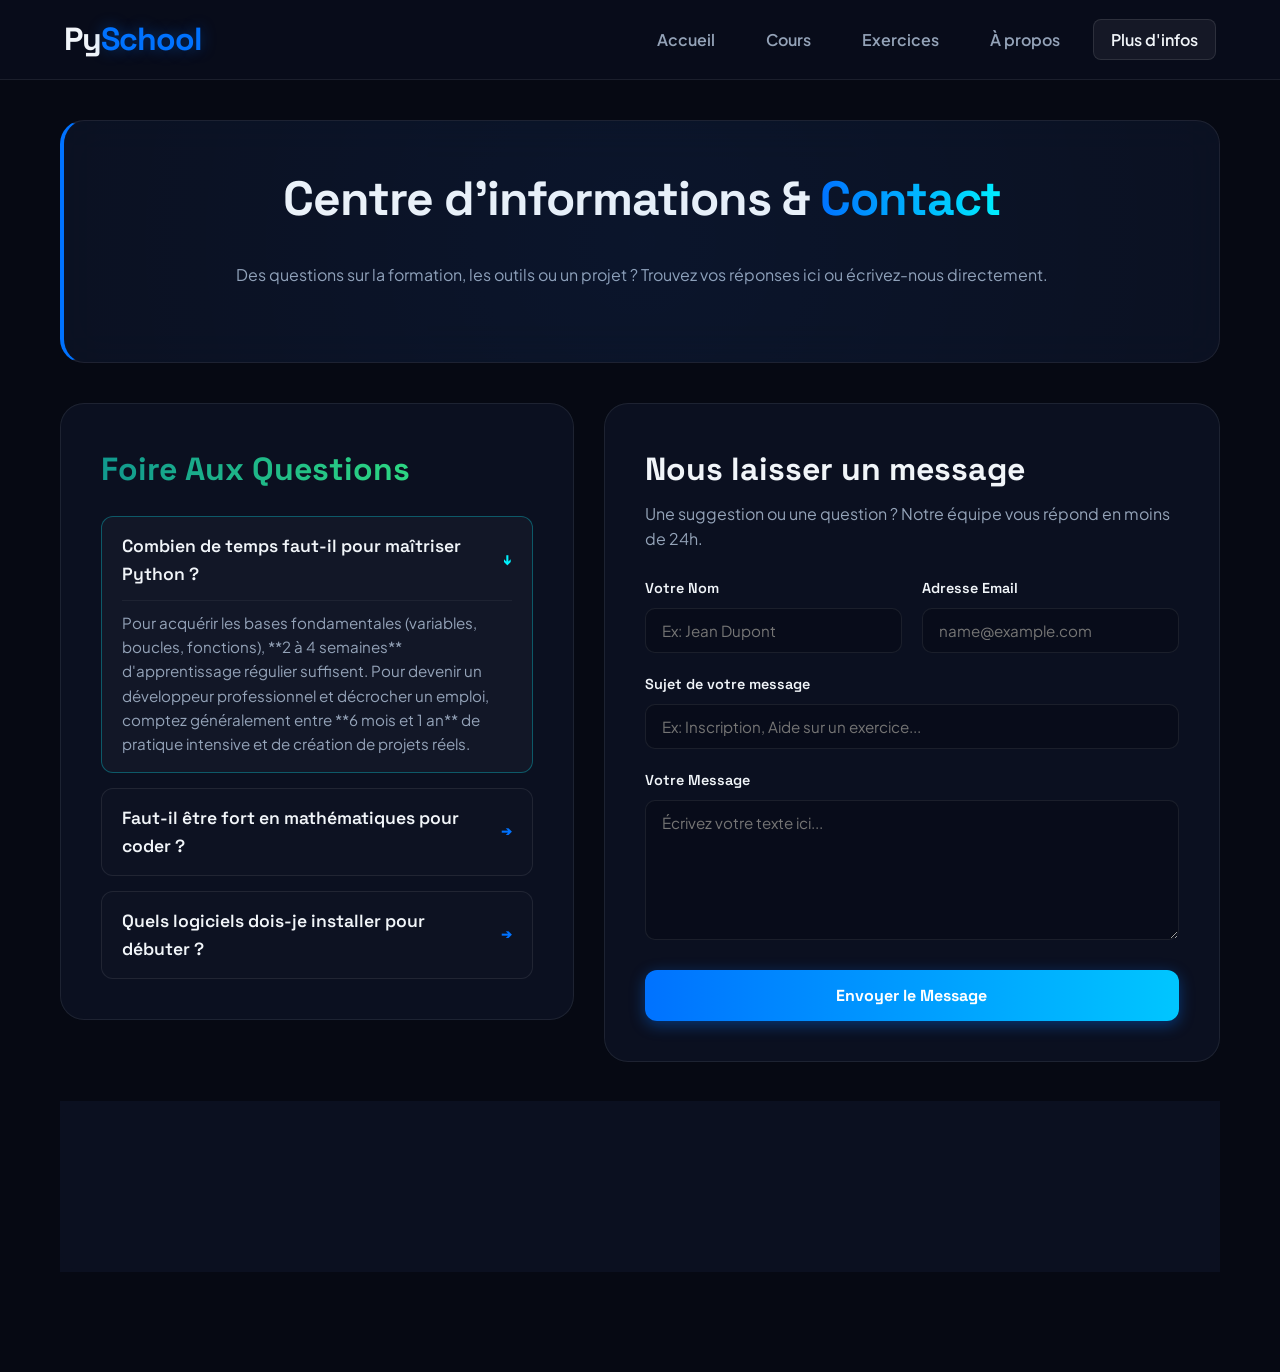
<file: Plus d'infos.html>
<!DOCTYPE html>
<html lang="fr">
<head>
    <meta charset="UTF-8">
    <meta name="viewport" content="width=device-width, initial-scale=1.0">
    <link rel="stylesheet" href="style.css">
    <title>PySchool | Plus d'infos</title>
</head>
<body>

    <!-- HEADER (Toujours identique et persistant) -->
    <header>
        <div class="logo">Py<span>School</span></div>
        <nav>
            <ul>
                <li><a href="index.html">Accueil</a></li>
                <li><a href="Cours.html">Cours</a></li>
                <li><a href="Exercices.html">Exercices</a></li>
                <li><a href="À propos.html">À propos</a></li>
                <li><a href="Plus d'infos.html" class="active">Plus d'infos</a></li>
            </ul>
        </nav>
    </header>

    <main>
        <!-- SECTION EN-TÊTE -->
        <div class="boite hero-section">
            <h2>Centre d'informations & <span class="text-gradient">Contact</span></h2>
            <p class="sous-titre">Des questions sur la formation, les outils ou un projet ? Trouvez vos réponses ici ou écrivez-nous directement.</p>
        </div>

        <!-- SECTION DOUBLE : FAQ & FORMULAIRE -->
        <div class="info-layout">
            
            <!-- BLOC GAUCHE : FAQ INTERACTIVE SANS JS -->
            <div class="boite faq-container">
                <h3 class="section-title text-green" style="text-align: left; margin-bottom: 20px;">Foire Aux Questions</h3>
                
                <div class="faq-group">
                    <!-- Question 1 -->
                    <details class="faq-item" open>
                        <summary class="faq-question">Combien de temps faut-il pour maîtriser Python ?</summary>
                        <div class="faq-answer">
                            <p>Pour acquérir les bases fondamentales (variables, boucles, fonctions), **2 à 4 semaines** d'apprentissage régulier suffisent. Pour devenir un développeur professionnel et décrocher un emploi, comptez généralement entre **6 mois et 1 an** de pratique intensive et de création de projets réels.</p>
                        </div>
                    </details>

                    <!-- Question 2 -->
                    <details class="faq-item">
                        <summary class="faq-question">Faut-il être fort en mathématiques pour coder ?</summary>
                        <div class="faq-answer">
                            <p>**C'est une idée reçue !** Sauf si vous vous lancez de manière pointue dans l'intelligence artificielle ou la cryptographie, vous n'avez besoin que d'une logique de base (additions, pourcentages, comparaisons). Python s'occupe des calculs complexes pour vous.</p>
                        </div>
                    </details>

                    <!-- Question 3 -->
                    <details class="faq-item">
                        <summary class="faq-question">Quels logiciels dois-je installer pour débuter ?</summary>
                        <div class="faq-answer">
                            <p>Vous avez simplement besoin de deux outils totalement gratuits :
                                <br>1. **Python** (téléchargeable sur le site officiel python.org)
                                <br>2. Un éditeur de code moderne comme **Visual Studio Code (VS Code)** ou **PyCharm Community**.
                            </p>
                        </div>
                    </details>
                </div>
            </div>

            <!-- BLOC DROITE : FORMULAIRE DE CONTACT MESSAGERIE -->
            <div class="boite form-container">
                <h3 class="section-title" style="text-align: left; margin-bottom: 5px;">Nous laisser un message</h3>
                <p class="sous-titre" style="text-align: left; margin-bottom: 25px;">Une suggestion ou une question ? Notre équipe vous répond en moins de 24h.</p>
                
                <form class="cyber-form" action="#" method="POST">
                    <div class="form-row">
                        <div class="input-group">
                            <label for="username">Votre Nom</label>
                            <input type="text" id="username" placeholder="Ex: Jean Dupont" required>
                        </div>
                        <div class="input-group">
                            <label for="useremail">Adresse Email</label>
                            <input type="email" id="useremail" placeholder="name@example.com" required>
                        </div>
                    </div>

                    <div class="input-group">
                        <label for="subject">Sujet de votre message</label>
                        <input type="text" id="subject" placeholder="Ex: Inscription, Aide sur un exercice..." required>
                    </div>

                    <div class="input-group">
                        <label for="message">Votre Message</label>
                        <textarea id="message" rows="6" placeholder="Écrivez votre texte ici..." required></textarea>
                    </div>

                    <button type="submit" class="btn-submit">
                        <span>Envoyer le Message </span>
                    </button>
                </form>
            </div>

        </div>

        <!-- LIENS UTILES COMPLÉMENTAIRES -->
        <div class="boite resource-box">
            <h4 style="font-family: 'Space Grotesk', sans-serif; font-size: 1.2rem; color: var(--accent-gold); margin-bottom: 15px;">🔗 Liens Utiles Externes</h4>
            <div class="resource-links">
                <a href="https://www.python.org" target="_blank">Documentation officielle Python</a>
                <a href="https://github.com" target="_blank">Héberger vos projets (GitHub)</a>
                <a href="https://stackoverflow.com" target="_blank">Communauté d'aide Stack Overflow</a>
            </div>
        </div>
    </main>

</body>
</html>
</file>
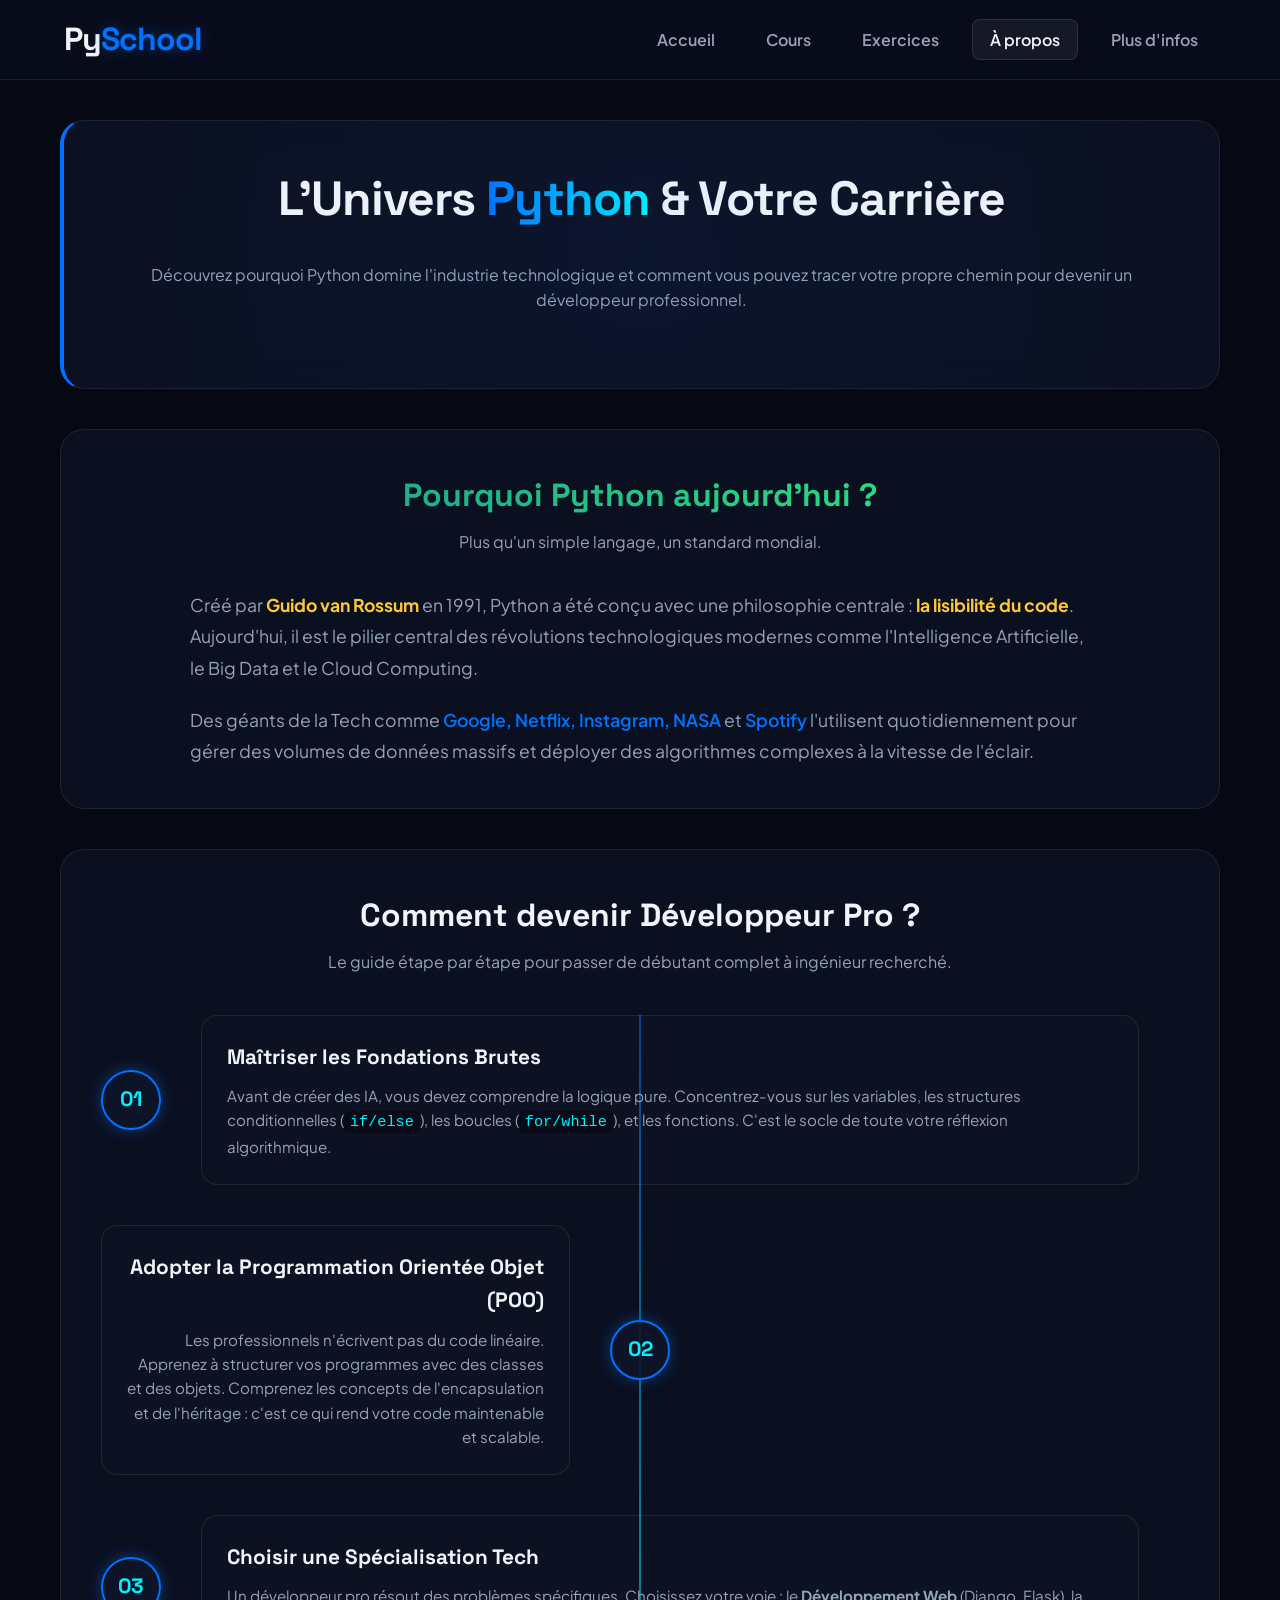
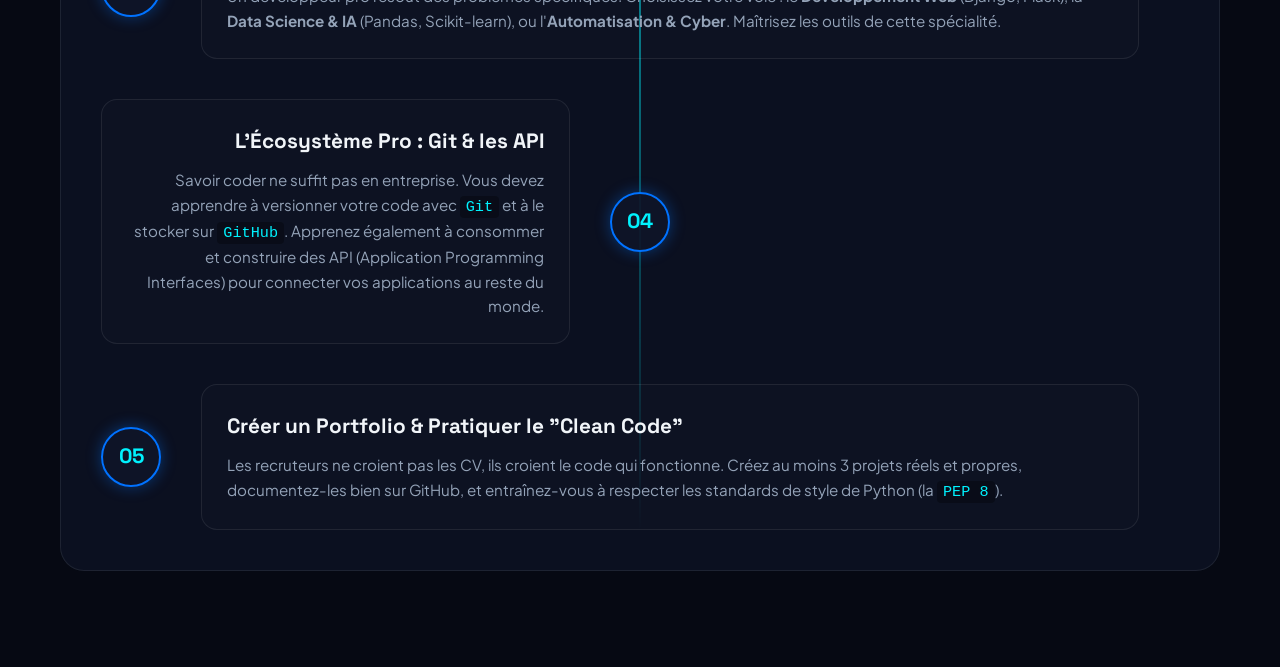
<file: À propos.html>
<!DOCTYPE html>
<html lang="fr">
<head>
    <meta charset="UTF-8">
    <meta name="viewport" content="width=device-width, initial-scale=1.0">
    <link rel="stylesheet" href="style.css">
    <title>PySchool | À propos</title>
</head>
<body>

    <header>
        <div class="logo">Py<span>School</span></div>
        <nav>
            <ul>
                <li><a href="index.html">Accueil</a></li>
                <li><a href="Cours.html">Cours</a></li>
                <li><a href="Exercices.html">Exercices</a></li>
                <li><a href="À propos.html" class="active">À propos</a></li>
                <li><a href="Plus d'infos.html">Plus d'infos</a></li>
            </ul>
        </nav>
    </header>

    <main>
        <div class="boite hero-section">
            <h2>L'Univers <span class="text-gradient">Python</span> & Votre Carrière</h2>
            <p class="sous-titre">Découvrez pourquoi Python domine l'industrie technologique et comment vous pouvez tracer votre propre chemin pour devenir un développeur professionnel.</p>
        </div>

        <div class="boite">
            <h3 class="section-title text-green">Pourquoi Python aujourd'hui ?</h3>
            <p class="sous-titre">Plus qu'un simple langage, un standard mondial.</p>
            
            <div class="about-intro">
                <p>Créé par <strong>Guido van Rossum</strong> en 1991, Python a été conçu avec une philosophie centrale : <strong>la lisibilité du code</strong>. Aujourd'hui, il est le pilier central des révolutions technologiques modernes comme l'Intelligence Artificielle, le Big Data et le Cloud Computing.</p>
                <p>Des géants de la Tech comme <em>Google, Netflix, Instagram, NASA</em> et <em>Spotify</em> l'utilisent quotidiennement pour gérer des volumes de données massifs et déployer des algorithmes complexes à la vitesse de l'éclair.</p>
            </div>
        </div>

        <div class="boite">
            <h3 class="section-title">Comment devenir Développeur Pro ?</h3>
            <p class="sous-titre">Le guide étape par étape pour passer de débutant complet à ingénieur recherché.</p>

            <div class="roadmap-timeline">
                
                <div class="roadmap-step">
                    <div class="step-number">01</div>
                    <div class="step-content">
                        <h4>Maîtriser les Fondations Brutes</h4>
                        <p>Avant de créer des IA, vous devez comprendre la logique pure. Concentrez-vous sur les variables, les structures conditionnelles (<code>if/else</code>), les boucles (<code>for/while</code>), et les fonctions. C'est le socle de toute votre réflexion algorithmique.</p>
                    </div>
                </div>

                <div class="roadmap-step">
                    <div class="step-content text-right-desktop">
                        <h4>Adopter la Programmation Orientée Objet (POO)</h4>
                        <p>Les professionnels n'écrivent pas du code linéaire. Apprenez à structurer vos programmes avec des classes et des objets. Comprenez les concepts de l'encapsulation et de l'héritage : c'est ce qui rend votre code maintenable et scalable.</p>
                    </div>
                    <div class="step-number">02</div>
                </div>

                <div class="roadmap-step">
                    <div class="step-number">03</div>
                    <div class="step-content">
                        <h4>Choisir une Spécialisation Tech</h4>
                        <p>Un développeur pro résout des problèmes spécifiques. Choisissez votre voie : le <strong>Développement Web</strong> (Django, Flask), la <strong>Data Science & IA</strong> (Pandas, Scikit-learn), ou l'<strong>Automatisation & Cyber</strong>. Maîtrisez les outils de cette spécialité.</p>
                    </div>
                </div>

                <div class="roadmap-step">
                    <div class="step-content text-right-desktop">
                        <h4>L'Écosystème Pro : Git & les API</h4>
                        <p>Savoir coder ne suffit pas en entreprise. Vous devez apprendre à versionner votre code avec <code>Git</code> et à le stocker sur <code>GitHub</code>. Apprenez également à consommer et construire des API (Application Programming Interfaces) pour connecter vos applications au reste du monde.</p>
                    </div>
                    <div class="step-number">04</div>
                </div>

                <div class="roadmap-step">
                    <div class="step-number">05</div>
                    <div class="step-content">
                        <h4>Créer un Portfolio & Pratiquer le "Clean Code"</h4>
                        <p>Les recruteurs ne croient pas les CV, ils croient le code qui fonctionne. Créez au moins 3 projets réels et propres, documentez-les bien sur GitHub, et entraînez-vous à respecter les standards de style de Python (la <code>PEP 8</code>).</p>
                    </div>
                </div>

            </div>
        </div>
    </main>

</body>
</html>
</file>
<file: style.css>
/* Import de polices modernes et épurées */
@import url('https://fonts.googleapis.com/css2?family=Plus+Jakarta+Sans:wght@300;400;600;800&family=Space+Grotesk:wght@500;700&display=swap');

/* Variables de Design System */
:root {
    --bg-dark: #060913;
    --bg-card: rgba(15, 22, 42, 0.6);
    --border-color: rgba(255, 255, 255, 0.08);
    --primary: #0072ff;
    --primary-glow: rgba(0, 114, 255, 0.4);
    --accent-gold: #ffc837;
    --accent-green: #00f2fe;
    --text-main: #f1f5f9;
    --text-muted: #94a3b8;
}

/* === Réinitialisation globale === */
* {
    box-sizing: border-box;
    margin: 0;
    padding: 0;
}

body {
    background-color: var(--bg-dark);
    color: var(--text-main);
    font-family: 'Plus Jakarta Sans', sans-serif;
    line-height: 1.6;
    overflow-x: hidden;
    padding-bottom: 60px;
}

/* === ANIMATIONS STRUCTURELLES === */
@keyframes slideUpFade {
    from {
        opacity: 0;
        transform: translateY(30px);
    }
    to {
        opacity: 1;
        transform: translateY(0);
    }
}

@keyframes glowPulse {
    0%, 100% { box-shadow: 0 0 15px rgba(0, 114, 255, 0.2); }
    50% { box-shadow: 0 0 30px rgba(0, 114, 255, 0.4); }
}

/* === HEADER STYLE NYX === */
header {
    background: rgba(10, 15, 30, 0.7);
    backdrop-filter: blur(12px);
    -webkit-backdrop-filter: blur(12px);
    border-bottom: 1px solid var(--border-color);
    height: 80px;
    position: sticky;
    top: 0;
    z-index: 1000;
    display: flex;
    align-items: center;
    justify-content: space-between;
    padding: 0 5%;
}

header .logo {
    font-family: 'Space Grotesk', sans-serif;
    font-size: 2rem;
    font-weight: 700;
    color: var(--text-main);
    letter-spacing: -1px;
}

header .logo span {
    color: var(--primary);
    text-shadow: 0 0 15px var(--primary-glow);
}

header ul {
    list-style: none;
    display: flex;
    gap: 15px;
}

header ul li a {
    color: var(--text-muted);
    text-decoration: none;
    font-weight: 600;
    font-size: 1rem;
    padding: 10px 18px;
    border-radius: 8px;
    transition: all 0.3s cubic-bezier(0.4, 0, 0.2, 1);
}

header ul li a:hover, header ul li a.active {
    color: var(--text-main);
    background: rgba(255, 255, 255, 0.05);
    box-shadow: inset 0 0 0 1px rgba(255, 255, 255, 0.1);
}

/* === LAYOUT CENTRAL === */
main {
    max-width: 1200px;
    margin: 40px auto;
    padding: 0 20px;
    display: flex;
    flex-direction: column;
    gap: 40px;
}

/* Les Boîtes d'arrière-plan (Glassmorphism) */
.boite {
    background: var(--bg-card);
    border: 1px solid var(--border-color);
    border-radius: 24px;
    padding: 40px;
    backdrop-filter: blur(20px);
    animation: slideUpFade 0.8s cubic-bezier(0.2, 0.8, 0.2, 1) both;
}

/* Décalage temporel des boîtes pour l'effet d'apparition */
.boite:nth-child(1) { animation-delay: 0.1s; }
.boite:nth-child(2) { animation-delay: 0.2s; }
.boite:nth-child(3) { animation-delay: 0.3s; }

/* === SECTION HERO === */
.hero-section {
    text-align: center;
    border-left: 4px solid var(--primary);
    position: relative;
    overflow: hidden;
}

.hero-section::before {
    content: '';
    position: absolute;
    top: -50%;
    left: -50%;
    width: 200%;
    height: 200%;
    background: radial-gradient(circle, rgba(0,114,255,0.05) 0%, transparent 60%);
    pointer-events: none;
}

main h2 {
    font-family: 'Space Grotesk', sans-serif;
    font-size: 3rem;
    font-weight: 700;
    margin-bottom: 24px;
    letter-spacing: -1px;
}

.text-gradient {
    background: linear-gradient(90deg, var(--primary), var(--accent-green));
    -webkit-background-clip: text;
    -webkit-text-fill-color: transparent;
}

.hero-content h3 {
    font-size: 1.4rem;
    color: var(--accent-gold);
    margin-bottom: 15px;
}

.hero-content p {
    color: var(--text-muted);
    font-size: 1.15rem;
    max-width: 800px;
    margin: 0 auto 15px auto;
}

/* === ÉLÉMENTS DE SECTION === */
.section-title {
    font-family: 'Space Grotesk', sans-serif;
    font-size: 2rem;
    text-align: center;
    margin-bottom: 8px;
}

.text-green {
    background: linear-gradient(90deg, #11998e, #38ef7d);
    -webkit-background-clip: text;
    -webkit-text-fill-color: transparent;
}

.sous-titre {
    text-align: center;
    color: var(--text-muted);
    font-size: 1rem;
    margin-bottom: 35px;
}

/* === ARCHITECTURE DES GRILLES RE-STYLES === */
.grid {
    display: grid;
    grid-template-columns: repeat(auto-fit, minmax(300px, 1fr));
    gap: 20px;
}

/* Le Style Unique des Cartes */
.card {
    background: rgba(255, 255, 255, 0.02);
    border: 1px solid var(--border-color);
    border-radius: 16px;
    padding: 28px;
    position: relative;
    transition: all 0.4s cubic-bezier(0.16, 1, 0.3, 1);
}

.card h4 {
    font-family: 'Space Grotesk', sans-serif;
    font-size: 1.25rem;
    margin-bottom: 12px;
    color: var(--text-main);
}

.card p {
    color: var(--text-muted);
    font-size: 0.95rem;
}

/* === EFFETS INTERACTIFS AU SURVOL (HOVER EFFECT) === */
.card:hover {
    transform: translateY(-8px);
    background: rgba(255, 255, 255, 0.05);
    border-color: rgba(255, 255, 255, 0.2);
    box-shadow: 0 20px 40px rgba(0, 0, 0, 0.3);
}

/* Spécificités des bordures lumineuses dynamiques */
.carac-card:hover {
    box-shadow: 0 10px 30px rgba(0, 114, 255, 0.15), 0 0 1px var(--primary);
}

.domaine-card:hover {
    box-shadow: 0 10px 30px rgba(0, 242, 254, 0.15), 0 0 1px var(--accent-green);
}

/* === BADGES TAGS (Domaines) === */
.d-tag {
    display: inline-block;
    margin-top: 20px;
    font-size: 0.75rem;
    font-weight: 700;
    padding: 4px 12px;
    border-radius: 6px;
    text-transform: uppercase;
    letter-spacing: 0.5px;
}

.tag-ia { background: rgba(0, 114, 255, 0.15); color: #38ef7d; }
.tag-web { background: rgba(239, 71, 111, 0.15); color: #ef476f; }
.tag-data { background: rgba(25ffd0, 255, 200, 0.15); color: var(--accent-gold); }
.tag-security { background: rgba(155, 93, 229, 0.15); color: #9b5de5; }
.tag-auto { background: rgba(0, 242, 254, 0.15); color: #00f2fe; }
.tag-gaming { background: rgba(255, 159, 26, 0.15); color: #ff9f1a; }

/* === INTERFACE AVANTAGES === */
.separator {
    border: 0;
    height: 1px;
    background: linear-gradient(90deg, transparent, var(--border-color), transparent);
    margin: 50px 0;
}

.av-card {
    border-left: 3px solid #38ef7d;
}

.av-card:hover {
    border-left-color: var(--accent-gold);
}

.av-title {
    font-family: 'Space Grotesk', sans-serif;
    font-size: 1.1rem;
    font-weight: 700;
    color: #38ef7d;
    margin-bottom: 8px;
}

/* Intégration de balise code pour le fun */
code {
    background: rgba(0, 0, 0, 0.3);
    padding: 2px 6px;
    border-radius: 4px;
    color: #00f2fe;
    font-family: monospace;
}

/* === RESPONSIVE DESIGN (Mobile Friendly) === */
@media (max-width: 768px) {
    header {
        flex-direction: column;
        height: auto;
        padding: 20px;
        gap: 15px;
    }
    
    main h2 {
        font-size: 2rem;
    }
    
    .boite {
        padding: 20px;
    }
}


/* MENU EXERCICES */
/* Cacher les inputs radio natifs */
input[name="level-tabs"] {
    display: none;
}

/* Conteneur global de la navigation par onglet */
.tabs-container {
    display: flex;
    flex-direction: column;
    gap: 25px;
}

/* Barre des onglets */
.tabs-nav {
    display: flex;
    justify-content: center;
    gap: 12px;
    background: rgba(255, 255, 255, 0.02);
    padding: 8px;
    border-radius: 16px;
    border: 1px solid var(--border-color);
    max-width: 700px;
    margin: 0 auto;
}

/* Style de base des étiquettes (onglets) */
.tab-label {
    padding: 12px 24px;
    border-radius: 12px;
    cursor: pointer;
    font-family: 'Space Grotesk', sans-serif;
    font-weight: 600;
    transition: all 0.3s ease;
    color: var(--text-muted);
}

.tab-label:hover {
    background: rgba(255, 255, 255, 0.05);
    color: var(--text-main);
}

/* Masquer tous les panneaux par défaut */
.content-panel {
    display: none;
    animation: slideUpFade 0.5s cubic-bezier(0.16, 1, 0.3, 1) both;
}

/* COMPORTEMENT DES ONGLETS ACTIFS (Magie du CSS) */
#tab-debutant:checked ~ .tabs-nav .lbl-debutant { background: rgba(56, 239, 125, 0.15); color: #38ef7d; box-shadow: 0 0 10px rgba(56, 239, 125, 0.1); }
#tab-inter:checked ~ .tabs-nav .lbl-inter { background: rgba(255, 200, 55, 0.15); color: var(--accent-gold); box-shadow: 0 0 10px rgba(255, 200, 55, 0.1); }
#tab-avance:checked ~ .tabs-nav .lbl-avance { background: rgba(0, 114, 255, 0.15); color: var(--primary); box-shadow: 0 0 10px rgba(0, 114, 255, 0.1); }
#tab-projets:checked ~ .tabs-nav .lbl-projets { background: rgba(155, 93, 229, 0.15); color: #9b5de5; box-shadow: 0 0 10px rgba(155, 93, 229, 0.1); }

/* Affichage dynamique du panneau correspondant au bouton coché */
#tab-debutant:checked ~ .tabs-content .panel-debutant { display: block; }
#tab-inter:checked ~ .tabs-content .panel-inter { display: block; }
#tab-avance:checked ~ .tabs-content .panel-avance { display: block; }
#tab-projets:checked ~ .tabs-content .panel-projets { display: block; }

/* STYLE SPÉCIFIQUE DES CARTES D'EXERCICES */
.exe-card {
    border-top: none;
    border-bottom: 2px solid rgba(255, 255, 255, 0.05);
}

/* Badges d'onglets d'exercices */
.exe-badge {
    display: inline-block;
    font-size: 0.75rem;
    font-weight: 800;
    padding: 3px 10px;
    border-radius: 6px;
    margin-bottom: 15px;
    text-transform: uppercase;
}

.badge-green { background: rgba(56, 239, 125, 0.1); color: #38ef7d; }
.badge-yellow { background: rgba(255, 200, 55, 0.1); color: var(--accent-gold); }
.badge-blue { background: rgba(0, 114, 255, 0.1); color: var(--primary); }
.badge-purple { background: rgba(155, 93, 229, 0.1); color: #9b5de5; }

/* Effets de survol spécifiques par niveau */
#tab-debutant:checked ~ .tabs-content .exe-card:hover { border-color: #38ef7d; box-shadow: 0 15px 30px rgba(56, 239, 125, 0.05); }
#tab-inter:checked ~ .tabs-content .exe-card:hover { border-color: var(--accent-gold); box-shadow: 0 15px 30px rgba(255, 200, 55, 0.05); }
#tab-avance:checked ~ .tabs-content .exe-card:hover { border-color: var(--primary); box-shadow: 0 15px 30px rgba(0, 114, 255, 0.05); }
#tab-projets:checked ~ .tabs-content .exe-card:hover { border-color: #9b5de5; box-shadow: 0 15px 30px rgba(155, 93, 229, 0.05); }

/* Responsive Adaptabilité Mobile */
@media (max-width: 600px) {
    .tabs-nav {
        flex-direction: column;
        align-items: stretch;
    }
    .tab-label {
        text-align: center;
    }
}

/* MENU À PROPOS */
.about-intro {
    max-width: 900px;
    margin: 0 auto;
    font-size: 1.1rem;
    color: var(--text-muted);
    display: flex;
    flex-direction: column;
    gap: 20px;
    line-height: 1.8;
}

.about-intro strong {
    color: var(--accent-gold);
}

.about-intro em {
    color: var(--primary);
    font-style: normal;
    font-weight: 600;
}

/* --- STRUCTURE DE LA ROADMAP (TIMELINE) --- */
.roadmap-timeline {
    display: flex;
    flex-direction: column;
    gap: 40px;
    margin-top: 40px;
    position: relative;
}

/* Ligne centrale verticale (uniquement sur desktop) */
@media (min-width: 769px) {
    .roadmap-timeline::before {
        content: '';
        position: absolute;
        left: 50%;
        top: 0;
        bottom: 0;
        width: 1px;
        background: linear-gradient(to bottom, var(--primary), var(--accent-green), transparent);
        transform: translateX(-50%);
    }
}

/* Une ligne/étape de la roadmap */
.roadmap-step {
    display: flex;
    align-items: center;
    gap: 30px;
    position: relative;
}

/* Les bulles de numéros */
.step-number {
    width: 60px;
    height: 60px;
    background: rgba(15, 22, 42, 0.9);
    border: 2px solid var(--primary);
    border-radius: 50%;
    display: flex;
    align-items: center;
    justify-content: center;
    font-family: 'Space Grotesk', sans-serif;
    font-size: 1.3rem;
    font-weight: 700;
    color: var(--accent-green);
    box-shadow: 0 0 15px var(--primary-glow);
    flex-shrink: 0;
    z-index: 2;
}

/* Bloc de contenu de l'étape */
.step-content {
    background: rgba(255, 255, 255, 0.01);
    border: 1px solid var(--border-color);
    padding: 25px;
    border-radius: 16px;
    flex-grow: 1;
    transition: all 0.3s ease;
}

.step-content h4 {
    font-family: 'Space Grotesk', sans-serif;
    font-size: 1.3rem;
    color: var(--text-main);
    margin-bottom: 10px;
}

.step-content p {
    color: var(--text-muted);
    font-size: 0.95rem;
    line-height: 1.6;
}

/* Effet de survol sur les cartes de la roadmap */
.step-content:hover {
    background: rgba(255, 255, 255, 0.03);
    border-color: rgba(255, 255, 255, 0.15);
    transform: scale(1.01);
}

/* Alignement alterné sur Desktop */
@media (min-width: 769px) {
    .roadmap-step {
        display: grid;
        grid-template-columns: 1fr auto 1fr;
        gap: 40px;
    }
    
    .text-right-desktop {
        text-align: right;
    }
}

/* --- RESPONSIVE MOBILE POUR ROADMAP --- */
@media (max-width: 768px) {
    .roadmap-step {
        flex-direction: row; /* Aligne le numéro à gauche et le texte à droite */
        align-items: flex-start;
        gap: 15px;
    }
    
    .step-number {
        width: 45px;
        height: 45px;
        font-size: 1.1rem;
    }
}

/* MENU PLUS D'INFOS */
.info-layout {
    display: grid;
    grid-template-columns: 1fr 1.2fr;
    gap: 30px;
    align-items: start;
}

/* --- DESIGN DE LA FAQ (Balises native <details> et <summary>) --- */
.faq-group {
    display: flex;
    flex-direction: column;
    gap: 15px;
}

.faq-item {
    background: rgba(255, 255, 255, 0.01);
    border: 1px solid var(--border-color);
    border-radius: 12px;
    padding: 15px 20px;
    transition: all 0.3s ease;
}

.faq-item[open] {
    background: rgba(255, 255, 255, 0.03);
    border-color: rgba(0, 242, 254, 0.3);
}

.faq-question {
    font-family: 'Space Grotesk', sans-serif;
    font-size: 1.1rem;
    font-weight: 600;
    color: var(--text-main);
    cursor: pointer;
    list-style: none; /* Cache la flèche par défaut sur certains navigateurs */
    position: relative;
    padding-right: 25px;
}

/* Petite flèche personnalisée */
.faq-question::after {
    content: '➔';
    position: absolute;
    right: 0;
    top: 50%;
    transform: translateY(-50%) rotate(0deg);
    transition: transform 0.3s ease;
    color: var(--primary);
    font-size: 0.8rem;
}

.faq-item[open] .faq-question::after {
    transform: translateY(-50%) rotate(90deg);
    color: var(--accent-green);
}

.faq-answer {
    margin-top: 12px;
    color: var(--text-muted);
    font-size: 0.95rem;
    line-height: 1.6;
    border-top: 1px solid rgba(255, 255, 255, 0.05);
    padding-top: 10px;
}

/* --- DESIGN DU FORMULAIRE CYBER --- */
.cyber-form {
    display: flex;
    flex-direction: column;
    gap: 20px;
}

.form-row {
    display: grid;
    grid-template-columns: 1fr 1fr;
    gap: 20px;
}

.input-group {
    display: flex;
    flex-direction: column;
    gap: 8px;
}

.input-group label {
    font-family: 'Space Grotesk', sans-serif;
    font-size: 0.9rem;
    font-weight: 600;
    color: var(--text-main);
}

.input-group input, 
.input-group textarea {
    background: rgba(0, 0, 0, 0.2);
    border: 1px solid var(--border-color);
    border-radius: 10px;
    padding: 12px 16px;
    color: var(--text-main);
    font-family: inherit;
    font-size: 0.95rem;
    transition: all 0.3s cubic-bezier(0.16, 1, 0.3, 1);
}

/* Effet focus néon au clic sur un champ */
.input-group input:focus, 
.input-group textarea:focus {
    outline: none;
    border-color: var(--primary);
    background: rgba(0, 114, 255, 0.03);
    box-shadow: 0 0 15px rgba(0, 114, 255, 0.2);
}

/* Bouton d'envoi Stylisé */
.btn-submit {
    background: linear-gradient(90deg, var(--primary), #00c6ff);
    color: white;
    border: none;
    border-radius: 12px;
    padding: 15px;
    font-family: 'Space Grotesk', sans-serif;
    font-size: 1rem;
    font-weight: 700;
    cursor: pointer;
    transition: all 0.3s ease;
    box-shadow: 0 4px 15px var(--primary-glow);
    margin-top: 10px;
}

.btn-submit:hover {
    transform: translateY(-2px);
    box-shadow: 0 6px 25px rgba(0, 114, 255, 0.5);
    filter: brightness(1.1);
}

.btn-submit:active {
    transform: translateY(1px);
}

/* --- ZONE DES LIENS DE RESSOURCES --- */
.resource-box {
    text-align: center;
    border-color: rgba(255, 200, 55, 0.15);
}

.resource-links {
    display: flex;
    flex-wrap: wrap;
    justify-content: center;
    gap: 20px;
}

.resource-links a {
    color: var(--text-muted);
    text-decoration: none;
    font-size: 0.95rem;
    padding: 8px 16px;
    border-radius: 8px;
    background: rgba(255, 255, 255, 0.02);
    border: 1px solid var(--border-color);
    transition: all 0.3s ease;
}

.resource-links a:hover {
    color: var(--accent-gold);
    border-color: var(--accent-gold);
    background: rgba(255, 200, 55, 0.05);
}

/* --- RESPONSIVE TABLETTES & MOBILES --- */
@media (max-width: 900px) {
    .info-layout {
        grid-template-columns: 1fr; /* Empile la FAQ et le formulaire verticalement */
    }
}

@media (max-width: 600px) {
    .form-row {
        grid-template-columns: 1fr; /* Sépare Nom et Email sur smartphone */
    }
}

/* MENU COURS */
.course-layout {
    display: grid;
    grid-template-columns: 280px 1fr;
    gap: 30px;
    max-width: 1400px;
    margin: 30px auto;
    padding: 0 20px;
    align-items: start;
}

/* --- SIDEBAR DE NAVIGATION FIXE --- */
.course-sidebar {
    background: var(--bg-card);
    border: 1px solid var(--border-color);
    border-radius: 20px;
    padding: 24px;
    position: sticky;
    top: 100px; /* Se bloque sous le header lors du défilement */
    max-height: calc(100vh - 140px);
    overflow-y: auto; /* Permet de défiler à l'intérieur de la sidebar si écran court */
    backdrop-filter: blur(15px);
}

.sidebar-title {
    font-family: 'Space Grotesk', sans-serif;
    font-size: 1.2rem;
    color: var(--text-main);
    margin-bottom: 15px;
    padding-bottom: 10px;
    border-bottom: 1px solid var(--border-color);
}

.sidebar-links {
    list-style: none;
    display: flex;
    flex-direction: column;
    gap: 8px;
}

.sidebar-links a {
    color: var(--text-muted);
    text-decoration: none;
    font-size: 0.95rem;
    display: block;
    padding: 8px 12px;
    border-radius: 8px;
    transition: all 0.2s ease;
}

.sidebar-links a:hover {
    color: var(--primary);
    background: rgba(0, 114, 255, 0.05);
    padding-left: 18px; /* Effet de décalage dynamique */
}

/* --- ZONE DE CONTENU DES CHAPITRES --- */
.course-content {
    display: flex;
    flex-direction: column;
    gap: 35px;
}

.course-section {
    position: relative;
    scroll-margin-top: 100px; /* Aligne correctement le chapitre lors du clic dans le sommaire */
}

.chapter-badge {
    position: absolute;
    top: 25px;
    right: 30px;
    background: rgba(0, 242, 254, 0.1);
    color: var(--accent-green);
    font-size: 0.75rem;
    font-weight: 800;
    padding: 4px 10px;
    border-radius: 6px;
    text-transform: uppercase;
}

.course-section h3 {
    font-family: 'Space Grotesk', sans-serif;
    font-size: 1.6rem;
    color: var(--text-main);
    margin-bottom: 10px;
}

.section-desc {
    color: var(--text-muted);
    font-size: 1.05rem;
    margin-bottom: 20px;
}

/* Blocs d'instructions didactiques */
.instructions {
    background: rgba(255, 200, 55, 0.03);
    border-left: 3px solid var(--accent-gold);
    padding: 15px 20px;
    border-radius: 0 12px 12px 0;
    margin-bottom: 20px;
}

.instructions h5 {
    font-family: 'Space Grotesk', sans-serif;
    color: var(--accent-gold);
    font-size: 0.95rem;
    margin-bottom: 5px;
}

.instructions p {
    font-size: 0.9rem;
    color: var(--text-muted);
}

/* --- DESIGN DES BLOCS DE CODE (IDE STYLE) --- */
.code-block {
    background: #03050a;
    border: 1px solid rgba(255, 255, 255, 0.04);
    border-radius: 12px;
    padding: 20px;
    overflow-x: auto;
    font-family: 'Courier New', Courier, monospace;
    font-size: 0.95rem;
    line-height: 1.5;
    box-shadow: inset 0 4px 20px rgba(0, 0, 0, 0.5);
}

.code-block pre, .code-block code {
    font-family: inherit;
    color: #cbd5e1;
}

/* Thème d'éditeur couleur (Syntax Highlighting) */
.code-block .keyword { color: #ff79c6; font-weight: bold; }   /* if, def, with, class */
.code-block .function { color: #50fa7b; }                  /* Nom de fonctions */
.code-block .string { color: #f1fa8c; }                    /* "Textes" */
.code-block .number { color: #bd93f9; }                    /* Entiers / floats */
.code-block .comment { color: #6272a4; font-style: italic; } /* # Commentaires */

/* --- RESPONSIVE MOBILE --- */
@media (max-width: 992px) {
    .course-layout {
        grid-template-columns: 1fr; /* On empile la sidebar au-dessus sur tablette/mobile */
    }
    
    .course-sidebar {
        position: relative;
        top: 0;
        max-height: 250px; /* Devient une petite boîte défilante */
    }
}


/*  RESPONSIVE GLOBAL (Tous écrans)  */

/* 1. ÉCRANS MONITEURS & GRANDS LOGICIELS (Min 1440px) */
@media (min-width: 1440px) {
    main {
        max-width: 1350px; /* Élargit légèrement le contenu sur les très grands écrans */
    }
    .course-layout {
        max-width: 1500px;
    }
}

/* 2. TABLETTES & PETITS PORTABLES (Max 1024px) */
@media (max-width: 1024px) {
    :root {
        /* Légère réduction des polices globales pour aérer l'affichage */
        font-size: 15px; 
    }
    
    main h2 {
        font-size: 2.5rem;
    }
    
    .course-layout {
        grid-template-columns: 1fr; /* La sidebar passe au-dessus du contenu */
        gap: 20px;
    }
    
    .course-sidebar {
        position: relative;
        top: 0;
        max-height: 250px; /* Devient une zone scrollable horizontalement ou verticalement */
    }
    
    .info-layout {
        grid-template-columns: 1fr; /* Empile la FAQ et le formulaire Cyber */
    }
}

/* 3. TABLETTES VERTICALES & PHABLETTES (Max 768px) */
@media (max-width: 768px) {
    header {
        flex-direction: column;
        height: auto;
        padding: 20px 5%;
        gap: 15px;
        text-align: center;
    }

    header ul {
        flex-wrap: wrap; /* Évite que le menu déborde si bcp de liens */
        justify-content: center;
        gap: 8px;
    }

    header ul li a {
        padding: 8px 12px;
        font-size: 0.95rem;
    }
    
    main {
        margin: 20px auto;
        gap: 25px;
    }
    
    main h2 {
        font-size: 2.2rem;
    }

    .section-title {
        font-size: 1.75rem;
    }
    
    .boite {
        padding: 25px 20px; /* Plus d'espace pour le contenu interne */
        border-radius: 16px;
    }

    /* Ajustement de la grille pour éviter les cartes trop étirées */
    .grid {
        grid-template-columns: repeat(auto-fit, minmax(250px, 1fr));
        gap: 15px;
    }

    /* Alignement de la Roadmap/Timeline en mode mobile */
    .roadmap-step {
        display: flex !important; /* Force le comportement flex plutôt que la grille 3 col */
        flex-direction: row; 
        align-items: flex-start;
        gap: 15px;
    }
    
    .text-right-desktop {
        text-align: left; /* Remet le texte à gauche pour une lecture naturelle */
    }

    .step-number {
        width: 45px;
        height: 45px;
        font-size: 1.1rem;
    }
}

/* 4. SMARTPHONES STANDARDS ET MINI (Max 480px) */
@media (max-width: 480px) {
    body {
        padding-bottom: 40px;
    }

    main h2 {
        font-size: 1.8rem;
    }

    .hero-content h3 {
        font-size: 1.2rem;
    }

    /* Gestion des badges de domaine (Tags) pour éviter qu'ils coupent l'écran */
    .boite .grid, .resource-links {
        display: flex;
        flex-direction: column;
        gap: 12px;
    }

    .resource-links a {
        display: block;
        width: 100%;
        text-align: center;
    }

    /* Formulaire en une seule colonne */
    .form-row {
        grid-template-columns: 1fr !important;
        gap: 15px;
    }

    /* Menu exercices (Tabs Nav) empilé proprement */
    .tabs-nav {
        flex-direction: column;
        align-items: stretch;
        gap: 8px;
        padding: 6px;
    }
    
    .tab-label {
        text-align: center;
        padding: 10px;
    }

    /* Sécurité anti-débordement pour les blocs de code IDE */
    .code-block {
        padding: 15px;
        font-size: 0.85rem;
        border-radius: 8px;
    }

    /* Ajustement des détails de la FAQ */
    .faq-question {
        font-size: 1rem;
    }
}

@media screen and (max-width: 768px) {
    
    /* 1. ADAPTATION DU HEADER & MENU DE NAVIGATION */
    header {
        flex-direction: column; /* Le logo et le menu s'empilent verticalement */
        text-align: center;
        padding: 15px 10px;
    }

    header .logo {
        margin-bottom: 15px; /* Espace sous le logo */
    }

    header nav ul {
        flex-wrap: wrap; /* Permet aux liens de passer à la ligne si nécessaire */
        justify-content: center;
        gap: 10px 15px; /* Espace horizontal et vertical entre les menus */
        padding: 0;
    }

    header nav ul li a {
        padding: 6px 12px;
        font-size: 14px; /* Réduction légère du texte pour mobile */
    }

    /* 2. ADAPTATION DE LA MISE EN PAGE DU COURS */
    .course-layout {
        flex-direction: column; /* La sidebar passe au-dessus du contenu */
        padding: 10px;
        gap: 20px;
    }

    /* 3. TRANSFORMATION DE LA SIDEBAR (SOMMAIRE) EN BARRE HORIZONTALE DE FILTRES */
    .course-sidebar {
        position: relative; /* Annule la position fixe ou collante sur mobile */
        width: 100%; /* Prend toute la largeur */
        max-height: 200px; /* Limite la hauteur pour ne pas envahir l'écran */
        overflow-y: auto; /* Ajoute un défilement interne si la liste est longue */
        padding: 15px;
        background-color: #f9f9f9; /* Ajustez selon votre thème actuel */
        border-radius: 8px;
        box-shadow: 0 2px 5px rgba(0,0,0,0.05);
    }

    .sidebar-title {
        font-size: 16px;
        margin-bottom: 10px;
        text-align: center;
    }

    .sidebar-links {
        display: grid;
        grid-template-columns: repeat(auto-fill, minmax(140px, 1fr)); /* Aligne les chapitres sur plusieurs colonnes fluides */
        gap: 8px;
    }

    .sidebar-links li a {
        padding: 6px;
        font-size: 13px;
        display: block;
        background: #fff;
        border-radius: 4px;
        border: 1px solid #eee;
        text-align: center;
    }

    /* 4. ADAPTATION DE LA ZONE DE TEXTE ET DES BLOCS DE CODE */
    .course-content {
        width: 100%; /* Prend toute la largeur disponible */
    }

    .boite {
        padding: 15px; /* Réduction des espacements internes */
        margin-bottom: 15px;
    }

    h2 {
        font-size: 22px; /* Titre principal plus adapté */
    }

    h3 {
        font-size: 18px;
    }

    /* Empêcher le code de casser la mise en page générale */
    .code-block pre {
        overflow-x: auto; /* Ajoute une barre de défilement horizontale UNIQUEMENT pour le code */
        white-space: pre;
        padding: 12px;
        font-size: 13px; /* Écrit un peu plus petit pour une meilleure lisibilité */
    }
}
</file>
